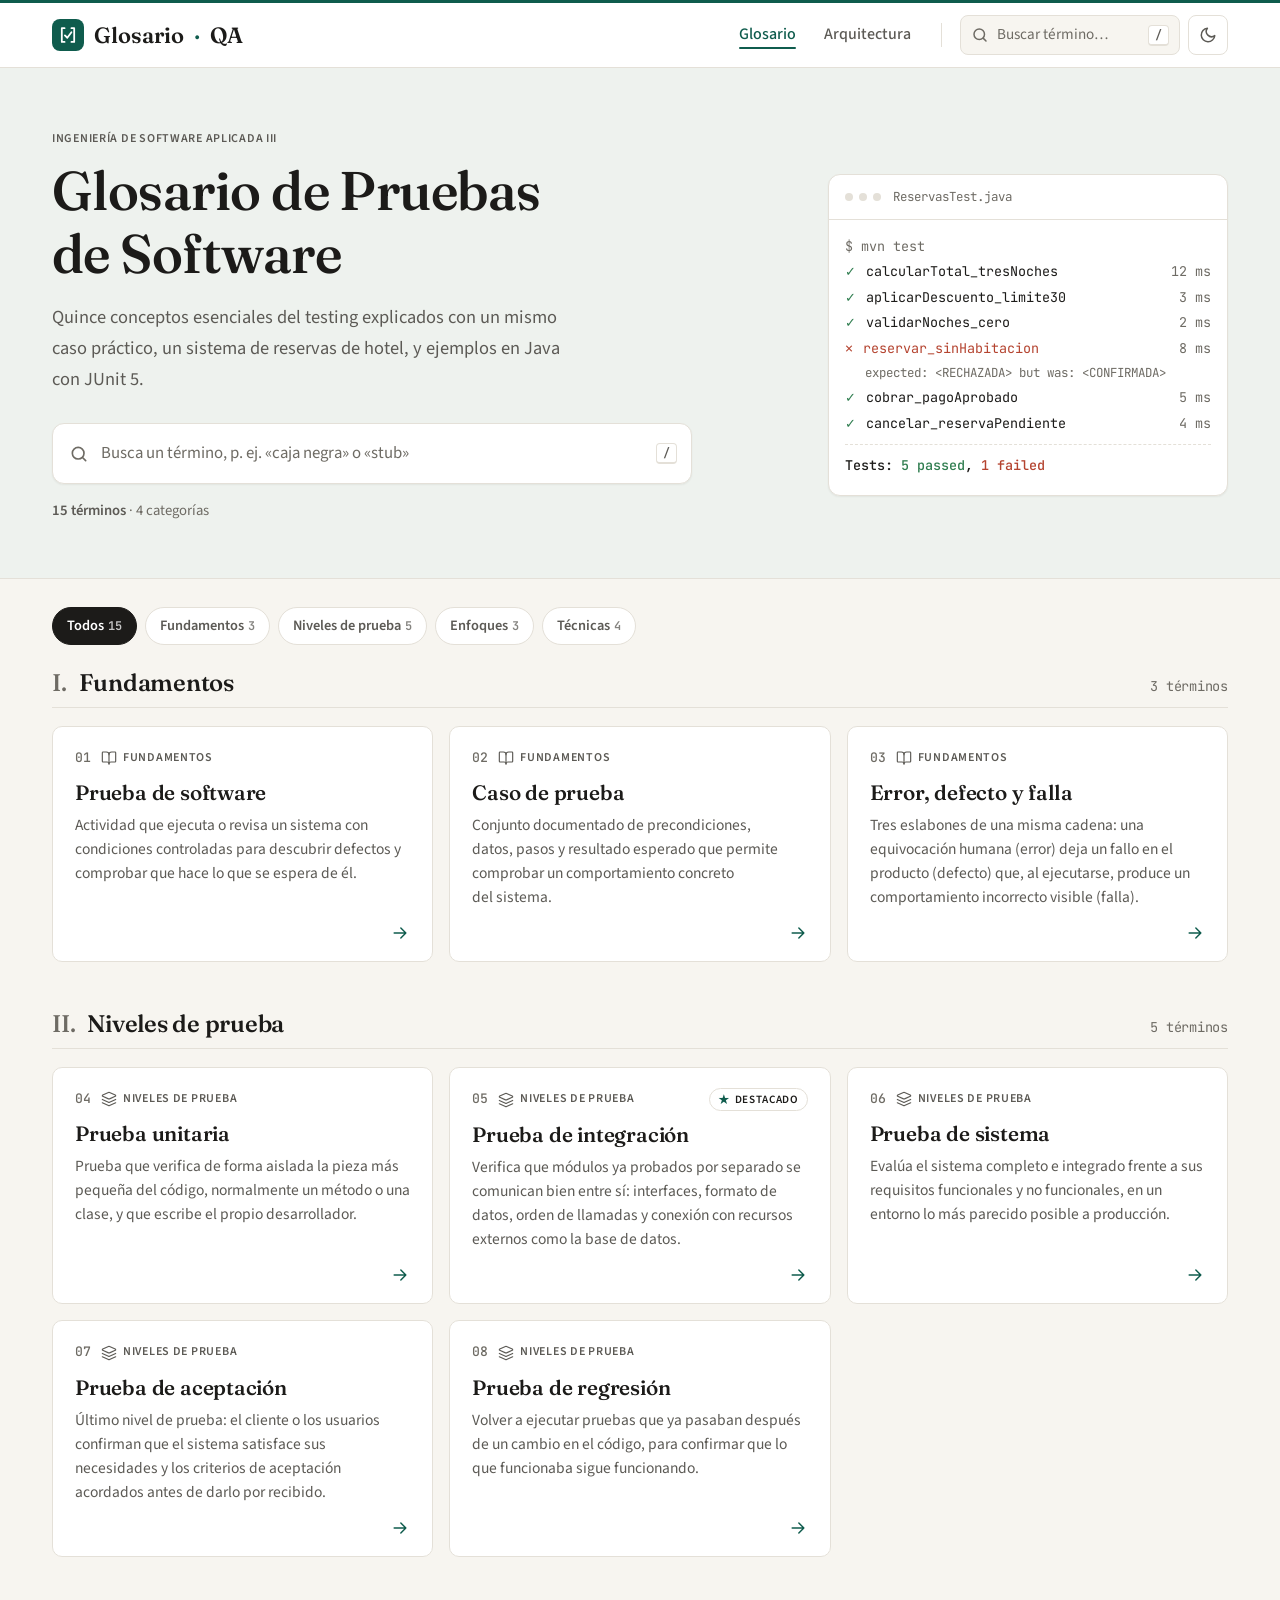
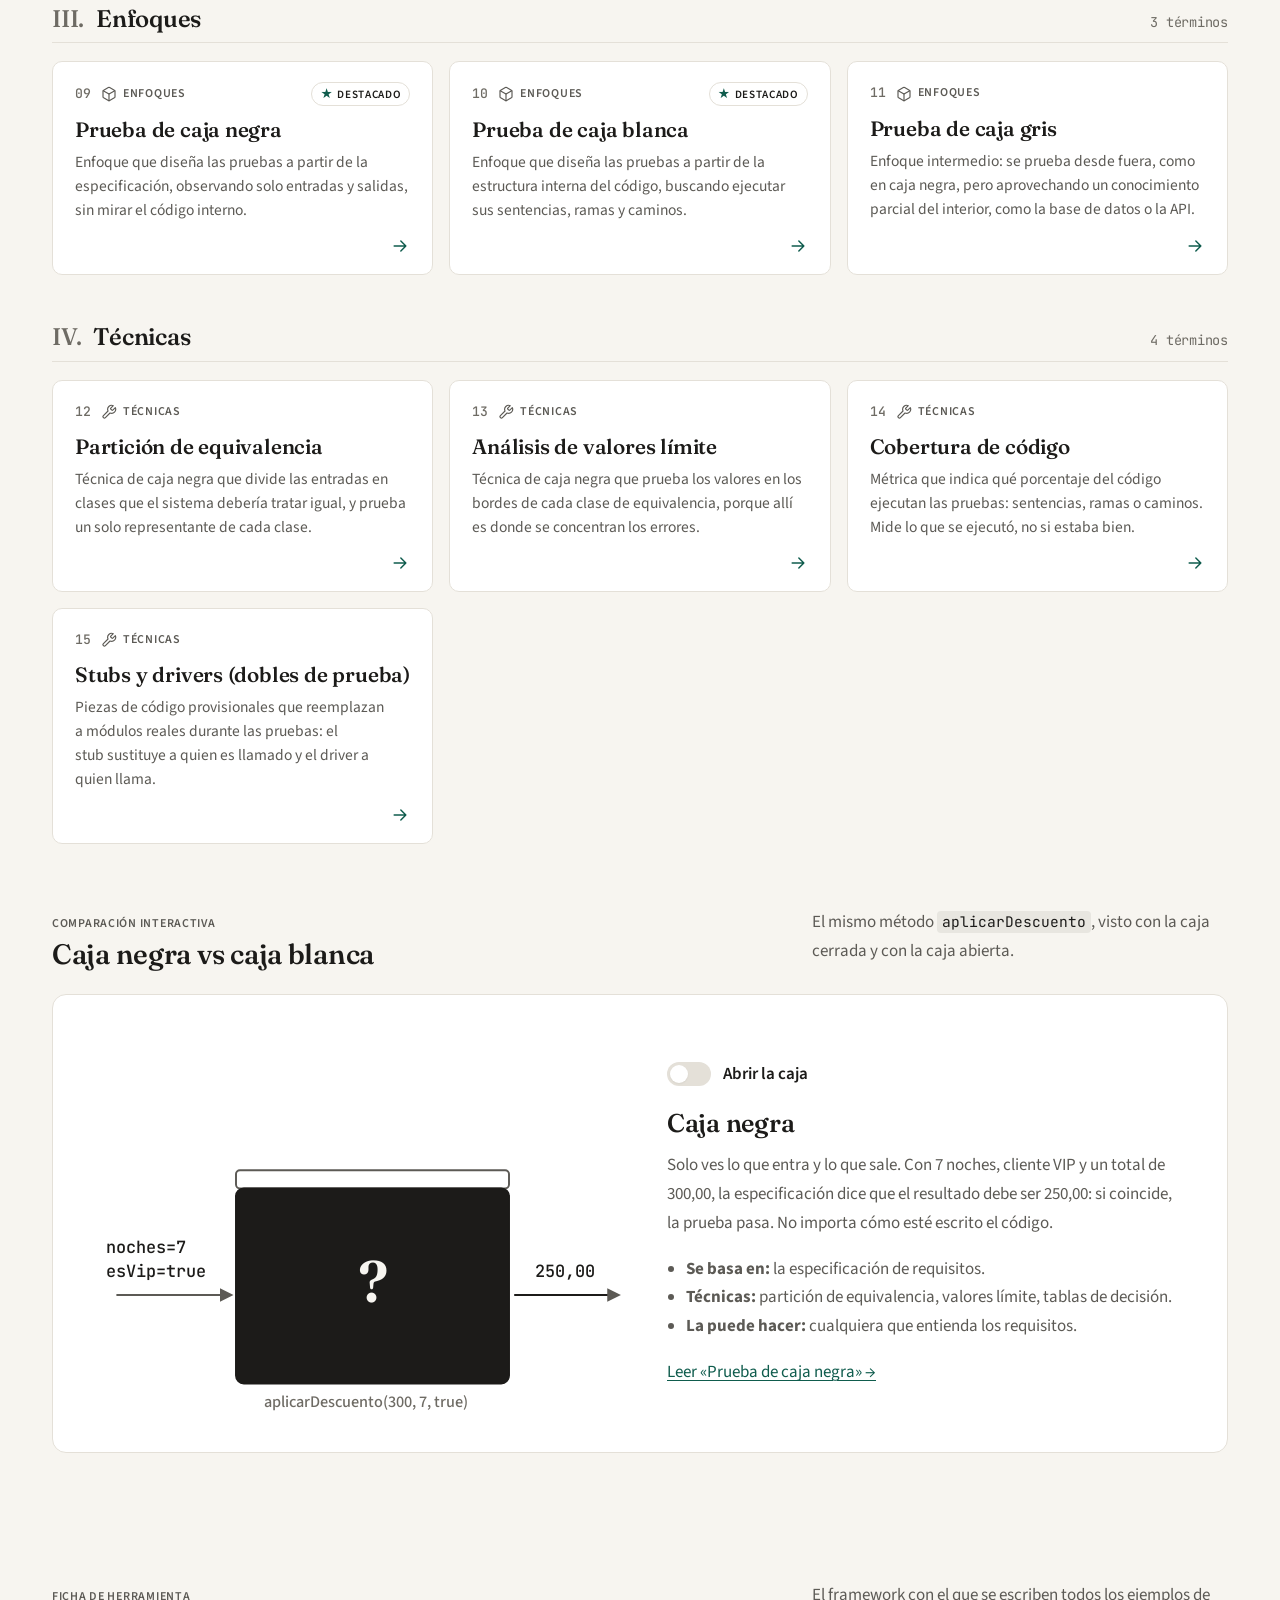
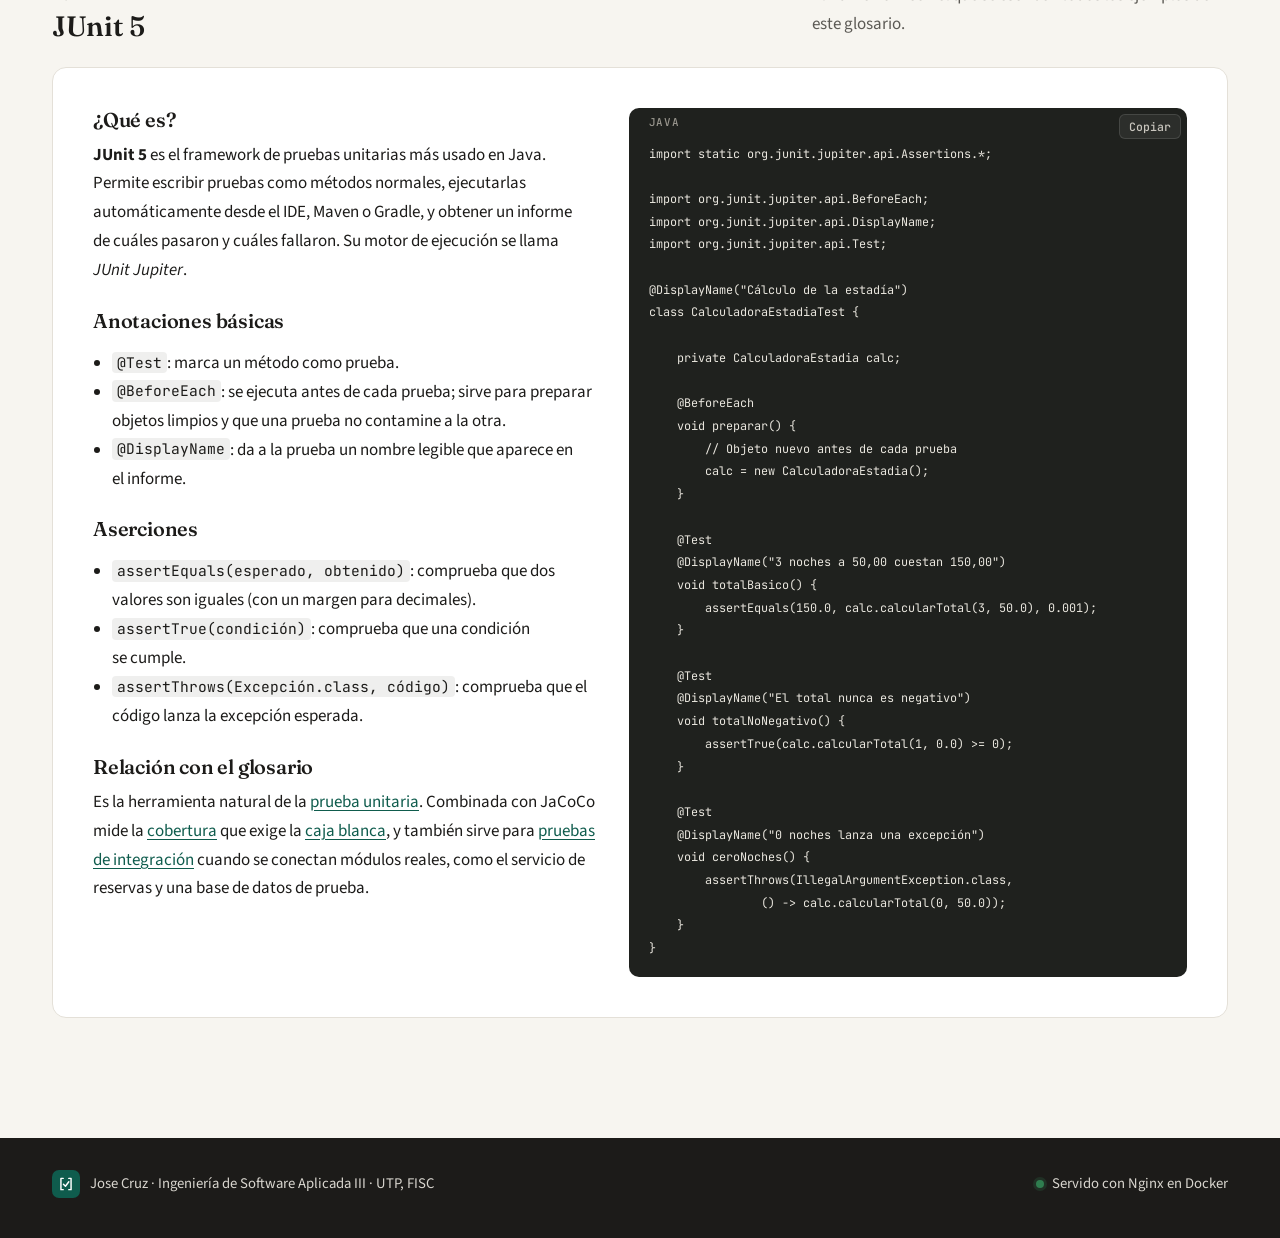
<file: site/index.html>
<!doctype html>
<html lang="es">
<head>
  <meta charset="utf-8">
  <meta name="viewport" content="width=device-width, initial-scale=1">
  <title>Glosario de Pruebas de Software · Glosario·QA</title>
  <meta name="description" content="Glosario de pruebas de software: 15 términos explicados con ejemplos en Java y JUnit 5. Ingeniería de Software Aplicada III.">
  <link rel="icon" href="favicon.svg" type="image/svg+xml">
  <link rel="preconnect" href="https://fonts.googleapis.com">
  <link rel="preconnect" href="https://fonts.gstatic.com" crossorigin>
  <link rel="stylesheet" href="https://fonts.googleapis.com/css2?family=Fraunces:opsz,wght@9..144,500;9..144,600&family=JetBrains+Mono:wght@400;500&family=Source+Sans+3:ital,wght@0,400;0,600;0,700;1,400&display=swap">
  <link rel="stylesheet" href="assets/css/styles.css">
  <!-- El tema se decide antes de pintar la página para evitar un destello de color -->
  <script>(function(){var t;try{t=localStorage.getItem("tema")}catch(e){}document.documentElement.dataset.theme=t||(matchMedia("(prefers-color-scheme: dark)").matches?"dark":"light")})();</script>
</head>
<body>
  <a class="salto" href="#contenido">Saltar al contenido</a>

  <header class="header">
    <div class="contenedor">
      <a class="logo" href="index.html" aria-label="Glosario·QA, inicio">
        <span class="logo-marca" aria-hidden="true"><svg viewBox="0 0 32 32" fill="none" stroke="currentColor" stroke-width="2.6" stroke-linecap="round" stroke-linejoin="round"><path d="M11 6H7v20h4M21 6h4v20h-4"/><path d="M11.5 16.5l3.5 3.5 6-8"/></svg></span>
        Glosario<span class="logo-punto">·</span>QA
      </a>
      <nav class="nav-principal" id="menu-principal" aria-label="Principal">
        <a href="index.html" aria-current="page">Glosario</a>
        <a href="arquitectura.html">Arquitectura</a>
      </nav>
      <span class="header-sep" aria-hidden="true"></span>
      <div class="acciones">
        <a class="btn-buscar" href="index.html#buscar" data-abrir-busqueda aria-label="Buscar término (atajo: barra /)">
          <svg viewBox="0 0 24 24" fill="none" stroke="currentColor" stroke-width="2" stroke-linecap="round" aria-hidden="true"><circle cx="11" cy="11" r="7"/><path d="m20 20-3.5-3.5"/></svg>
          <span class="texto">Buscar término…</span><kbd>/</kbd>
        </a>
        <button class="btn-icono" type="button" data-tema aria-label="Cambiar tema">
          <svg class="icono-luna" viewBox="0 0 24 24" fill="none" stroke="currentColor" stroke-width="2" stroke-linecap="round" stroke-linejoin="round" aria-hidden="true"><path d="M21 12.8A9 9 0 1 1 11.2 3a7 7 0 0 0 9.8 9.8z"/></svg>
          <svg class="icono-sol" viewBox="0 0 24 24" fill="none" stroke="currentColor" stroke-width="2" stroke-linecap="round" aria-hidden="true"><circle cx="12" cy="12" r="4"/><path d="M12 2v2M12 20v2M4.9 4.9l1.4 1.4M17.7 17.7l1.4 1.4M2 12h2M20 12h2M4.9 19.1l1.4-1.4M17.7 6.3l1.4-1.4"/></svg>
        </button>
        <button class="btn-icono btn-menu" type="button" aria-label="Abrir menú" aria-expanded="false" aria-controls="menu-principal">
          <svg class="icono-hamburguesa" viewBox="0 0 24 24" fill="none" stroke="currentColor" stroke-width="2" stroke-linecap="round" aria-hidden="true"><path d="M4 6h16M4 12h16M4 18h16"/></svg>
          <svg class="icono-cerrar" viewBox="0 0 24 24" fill="none" stroke="currentColor" stroke-width="2" stroke-linecap="round" aria-hidden="true"><path d="M6 6l12 12M18 6 6 18"/></svg>
        </button>
      </div>
    </div>
  </header>

  <main id="contenido">
    <!-- Hero: qué es el sitio y buscador principal -->
    <section class="hero" aria-labelledby="titulo-portada">
     <div class="contenedor hero-grid">
      <div>
      <p class="eyebrow">Ingeniería de Software Aplicada III</p>
      <h1 id="titulo-portada">Glosario de Pruebas de Software</h1>
      <p class="bajada">Quince conceptos esenciales del testing explicados con un mismo caso práctico, un sistema de reservas de hotel, y ejemplos en Java con JUnit&nbsp;5.</p>

      <form class="buscador" role="search" id="buscar">
        <svg viewBox="0 0 24 24" fill="none" stroke="currentColor" stroke-width="2" stroke-linecap="round" aria-hidden="true"><circle cx="11" cy="11" r="7"/><path d="m20 20-3.5-3.5"/></svg>
        <label class="sr-only" for="q">Buscar en el glosario</label>
        <input id="q" type="search" data-buscar placeholder="Busca un término, p. ej. «caja negra» o «stub»" autocomplete="off" spellcheck="false">
        <kbd aria-hidden="true">/</kbd>
      </form>
      <p class="contador" id="contador" aria-live="polite"><strong>15 términos</strong> · 4 categorías</p>
      </div>

      <!-- Decorativo: salida simulada de JUnit. aria-hidden porque no aporta información nueva. -->
      <div class="runner" aria-hidden="true">
        <p class="runner-titulo" style="margin:0">ReservasTest.java</p>
        <ol>
          <li class="cmd" style="--l:0"><span>$ mvn test</span></li>
          <li style="--l:1"><span class="ok">✓</span><span>calcularTotal_tresNoches</span><span class="t">12 ms</span></li>
          <li style="--l:2"><span class="ok">✓</span><span>aplicarDescuento_limite30</span><span class="t">3 ms</span></li>
          <li style="--l:3"><span class="ok">✓</span><span>validarNoches_cero</span><span class="t">2 ms</span></li>
          <li style="--l:4"><span class="ko">✕</span><span class="ko">reservar_sinHabitacion</span><span class="t">8 ms</span></li>
          <li class="detalle" style="--l:5"><span>expected: &lt;RECHAZADA&gt; but was: &lt;CONFIRMADA&gt;</span></li>
          <li style="--l:6"><span class="ok">✓</span><span>cobrar_pagoAprobado</span><span class="t">5 ms</span></li>
          <li style="--l:7"><span class="ok">✓</span><span>cancelar_reservaPendiente</span><span class="t">4 ms</span></li>
          <li class="resumen-tests" style="--l:8"><span>Tests: <span class="ok">5 passed</span>, <span class="ko">1 failed</span></span></li>
        </ol>
      </div>
     </div>
    </section>

    <!-- Filtros y tarjetas: las pinta app.js a partir de terminos.js -->
    <section class="contenedor" aria-labelledby="titulo-terminos">
      <h2 id="titulo-terminos" class="sr-only">Términos del glosario</h2>
      <ul class="filtros" id="filtros" aria-label="Filtrar por categoría"></ul>
      <div id="grid">
        <p class="vacio"><noscript>Este glosario necesita JavaScript para listar los términos. Puedes abrir directamente <a href="termino.html?id=prueba-software">el primer término</a>.</noscript></p>
      </div>
    </section>

    <!-- Comparador interactivo: el mismo sistema visto desde fuera y desde dentro -->
    <section class="seccion contenedor" aria-labelledby="titulo-comparador">
      <div class="seccion-titulo">
        <div>
          <p class="eyebrow">Comparación interactiva</p>
          <h2 id="titulo-comparador">Caja negra vs caja blanca</h2>
        </div>
        <p>El mismo método <code>aplicarDescuento</code>, visto con la caja cerrada y con la caja abierta.</p>
      </div>

      <div class="comparador">
        <figure id="figura-caja">
          <svg viewBox="0 0 420 290" role="img" aria-labelledby="cmp-t">
            <title id="cmp-t">Caja que puede verse cerrada (caja negra) o abierta mostrando el código (caja blanca)</title>
            <defs>
              <marker id="fl-cmp" viewBox="0 0 10 10" refX="8" refY="5" markerWidth="7" markerHeight="7" orient="auto"><path d="M0,0 L10,5 L0,10 z" class="dg-head"/></marker>
            </defs>
            <!-- Entradas y salidas: iguales en los dos modos -->
            <text x="10" y="168" class="dg-mono dg-chico">noches=7</text>
            <text x="10" y="186" class="dg-mono dg-chico">esVip=true</text>
            <line x1="18" y1="200" x2="106" y2="200" class="dg-line" marker-end="url(#fl-cmp)"/>
            <line x1="324" y1="200" x2="404" y2="200" class="dg-line dg-acc" marker-end="url(#fl-cmp)"/>
            <text x="340" y="186" class="dg-mono dg-chico">250,00</text>

            <!-- Tapa: rota al abrir la caja -->
            <g class="tapa"><rect x="110" y="104" width="210" height="14" rx="3" class="dg-box"/></g>

            <!-- Caja negra: interior oculto -->
            <g class="capa-negra">
              <rect x="110" y="118" width="210" height="150" rx="6" class="dg-cerrada"/>
              <text x="215" y="205" class="dg-inv" text-anchor="middle" style="font: 600 44px var(--f-serif)">?</text>
            </g>

            <!-- Caja blanca: interior visible -->
            <g class="capa-blanca">
              <rect x="110" y="118" width="210" height="150" rx="6" class="dg-box"/>
              <circle cx="124" cy="146" r="4" class="dg-decision"/>
              <text x="134" y="150" class="dg-mono dg-chico">if (noches &gt;= 7)</text>
              <text x="150" y="172" class="dg-mono dg-chico dg-mute">r = r * 0.90;</text>
              <circle cx="124" cy="190" r="4" class="dg-decision"/>
              <text x="134" y="194" class="dg-mono dg-chico">if (esVip)</text>
              <text x="150" y="216" class="dg-mono dg-chico dg-mute">r = r - 20;</text>
              <text x="134" y="244" class="dg-mono dg-chico">return r;</text>
              <text x="312" y="258" class="dg-mono dg-chico dg-clave-txt" text-anchor="end">V(G)=3</text>
            </g>
            <text x="210" y="286" class="dg-mute" text-anchor="middle">aplicarDescuento(300, 7, true)</text>
          </svg>
        </figure>

        <div class="texto">
          <button class="switch" id="switch-caja" type="button" role="switch" aria-checked="false">
            <span class="switch-pista" aria-hidden="true"></span>
            Abrir la caja
          </button>
          <p class="sr-only" id="estado-caja" aria-live="polite">Caja cerrada: caja negra</p>

          <div id="texto-negra">
            <h3>Caja negra</h3>
            <p>Solo ves lo que entra y lo que sale. Con 7 noches, cliente VIP y un total de 300,00, la especificación dice que el resultado debe ser 250,00: si coincide, la prueba pasa. No importa cómo esté escrito el código.</p>
            <ul>
              <li><strong>Se basa en:</strong> la especificación de requisitos.</li>
              <li><strong>Técnicas:</strong> partición de equivalencia, valores límite, tablas de decisión.</li>
              <li><strong>La puede hacer:</strong> cualquiera que entienda los requisitos.</li>
            </ul>
            <a href="termino.html?id=caja-negra">Leer «Prueba de caja negra» →</a>
          </div>

          <div id="texto-blanca" hidden>
            <h3>Caja blanca</h3>
            <p>Ahora ves el código: dos decisiones <code>if</code>, cuatro ramas y una complejidad ciclomática de 3. La pregunta cambia de "¿la salida es correcta?" a "¿mis pruebas recorrieron cada rama?".</p>
            <ul>
              <li><strong>Se basa en:</strong> la estructura interna del código.</li>
              <li><strong>Técnicas:</strong> cobertura de sentencias, de ramas y de caminos.</li>
              <li><strong>La puede hacer:</strong> quien sabe programar, normalmente el desarrollador.</li>
            </ul>
            <a href="termino.html?id=caja-blanca">Leer «Prueba de caja blanca» →</a>
          </div>
        </div>
      </div>
    </section>

    <!-- Ficha extra: la herramienta del curso -->
    <section class="seccion contenedor" aria-labelledby="titulo-junit" id="junit">
      <div class="seccion-titulo">
        <div>
          <p class="eyebrow">Ficha de herramienta</p>
          <h2 id="titulo-junit">JUnit 5</h2>
        </div>
        <p>El framework con el que se escriben todos los ejemplos de este glosario.</p>
      </div>

      <div class="ficha">
        <div>
          <h3>¿Qué es?</h3>
          <p><strong>JUnit 5</strong> es el framework de pruebas unitarias más usado en Java. Permite escribir pruebas como métodos normales, ejecutarlas automáticamente desde el IDE, Maven o Gradle, y obtener un informe de cuáles pasaron y cuáles fallaron. Su motor de ejecución se llama <em>JUnit Jupiter</em>.</p>

          <h3>Anotaciones básicas</h3>
          <ul>
            <li><code>@Test</code>: marca un método como prueba.</li>
            <li><code>@BeforeEach</code>: se ejecuta antes de cada prueba; sirve para preparar objetos limpios y que una prueba no contamine a la otra.</li>
            <li><code>@DisplayName</code>: da a la prueba un nombre legible que aparece en el informe.</li>
          </ul>

          <h3>Aserciones</h3>
          <ul>
            <li><code>assertEquals(esperado, obtenido)</code>: comprueba que dos valores son iguales (con un margen para decimales).</li>
            <li><code>assertTrue(condición)</code>: comprueba que una condición se cumple.</li>
            <li><code>assertThrows(Excepción.class, código)</code>: comprueba que el código lanza la excepción esperada.</li>
          </ul>

          <h3>Relación con el glosario</h3>
          <p>Es la herramienta natural de la <a href="termino.html?id=prueba-unitaria">prueba unitaria</a>. Combinada con JaCoCo mide la <a href="termino.html?id=cobertura-codigo">cobertura</a> que exige la <a href="termino.html?id=caja-blanca">caja blanca</a>, y también sirve para <a href="termino.html?id=prueba-integracion">pruebas de integración</a> cuando se conectan módulos reales, como el servicio de reservas y una base de datos de prueba.</p>
        </div>
<pre><code class="lang-java">import static org.junit.jupiter.api.Assertions.*;

import org.junit.jupiter.api.BeforeEach;
import org.junit.jupiter.api.DisplayName;
import org.junit.jupiter.api.Test;

@DisplayName("Cálculo de la estadía")
class CalculadoraEstadiaTest {

    private CalculadoraEstadia calc;

    @BeforeEach
    void preparar() {
        // Objeto nuevo antes de cada prueba
        calc = new CalculadoraEstadia();
    }

    @Test
    @DisplayName("3 noches a 50,00 cuestan 150,00")
    void totalBasico() {
        assertEquals(150.0, calc.calcularTotal(3, 50.0), 0.001);
    }

    @Test
    @DisplayName("El total nunca es negativo")
    void totalNoNegativo() {
        assertTrue(calc.calcularTotal(1, 0.0) &gt;= 0);
    }

    @Test
    @DisplayName("0 noches lanza una excepción")
    void ceroNoches() {
        assertThrows(IllegalArgumentException.class,
                () -&gt; calc.calcularTotal(0, 50.0));
    }
}</code></pre>
      </div>
    </section>
  </main>

  <footer class="footer">
    <div class="contenedor">
      <p class="autor"><span class="logo-marca" aria-hidden="true"><svg viewBox="0 0 32 32" fill="none" stroke="currentColor" stroke-width="2.6" stroke-linecap="round" stroke-linejoin="round"><path d="M11 6H7v20h4M21 6h4v20h-4"/><path d="M11.5 16.5l3.5 3.5 6-8"/></svg></span>Jose Cruz · Ingeniería de Software Aplicada III · UTP, FISC</p>
      <p class="estado-servidor" data-estado><span class="punto" aria-hidden="true"></span><span class="texto-estado">Servido con Nginx en Docker</span></p>
    </div>
  </footer>

  <script src="assets/js/terminos.js"></script>
  <script src="assets/js/config.js"></script>
  <script src="assets/js/app.js"></script>
</body>
</html>
</file>
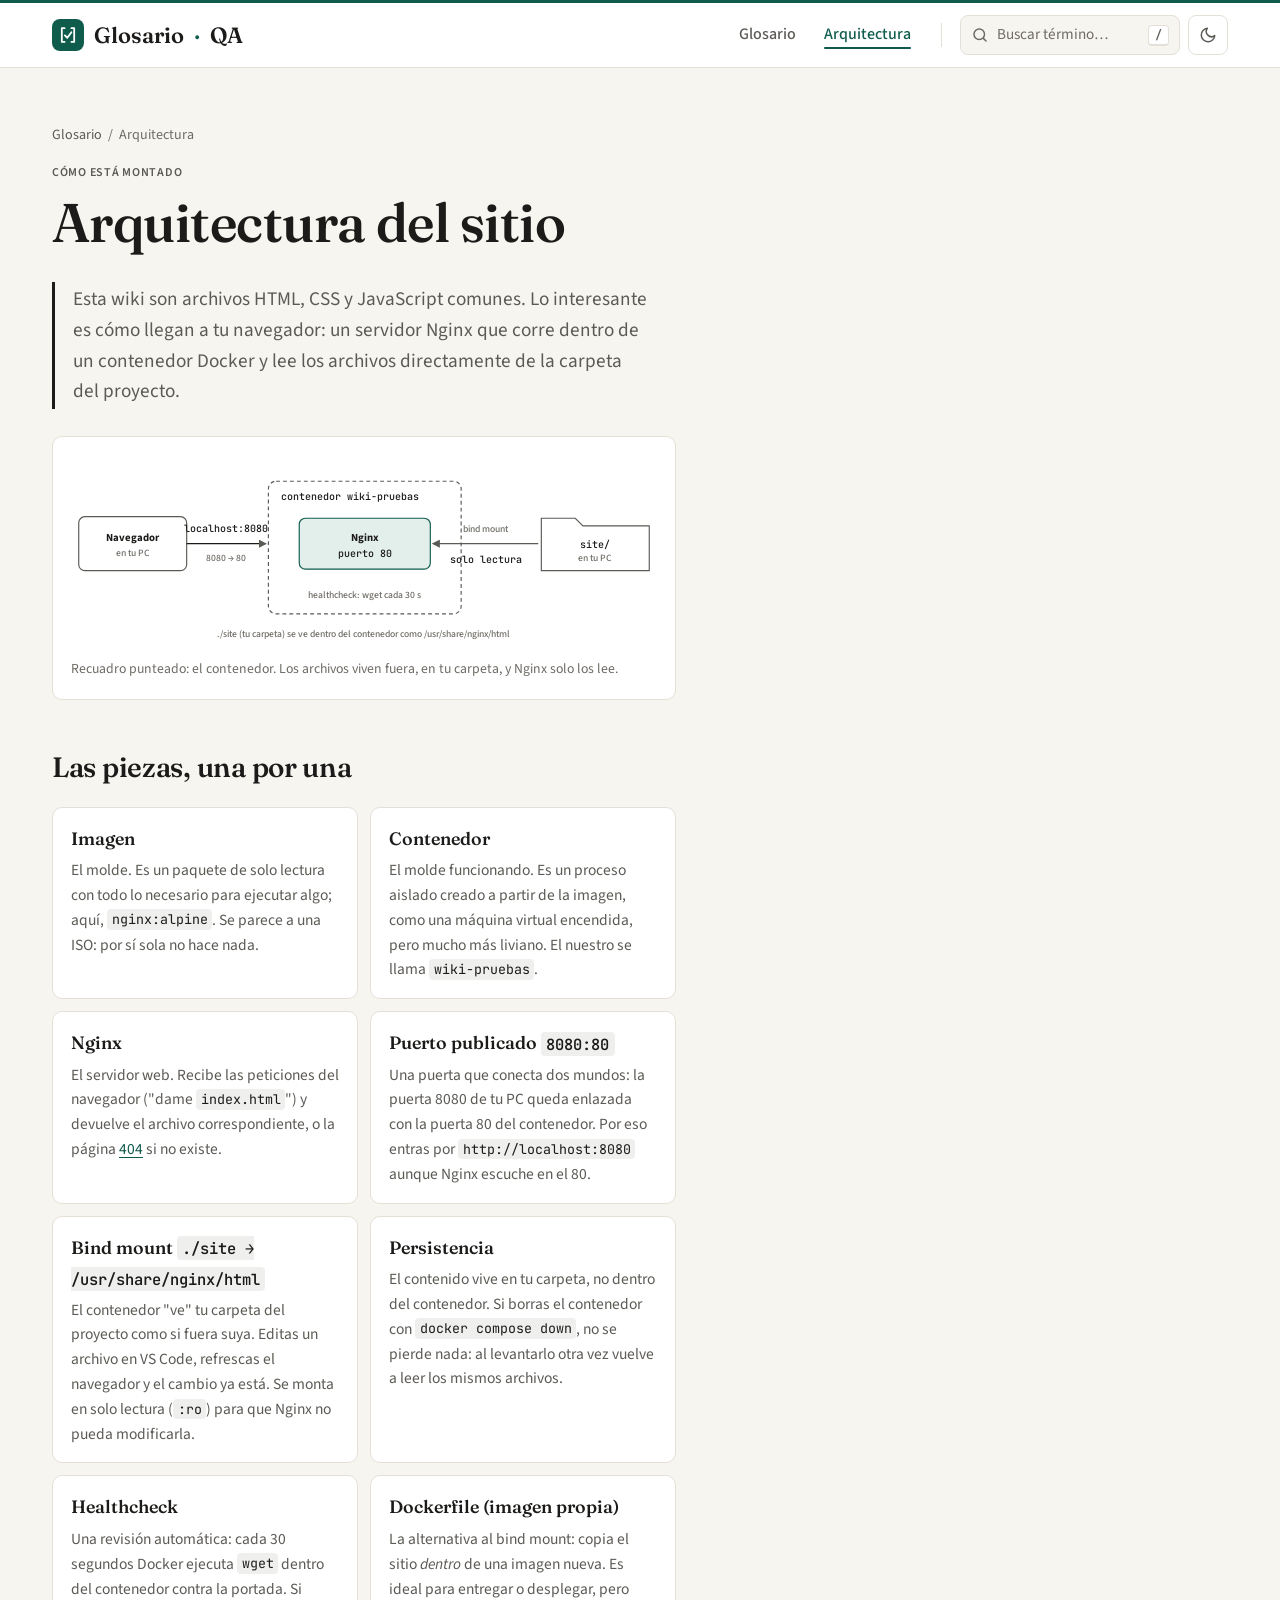
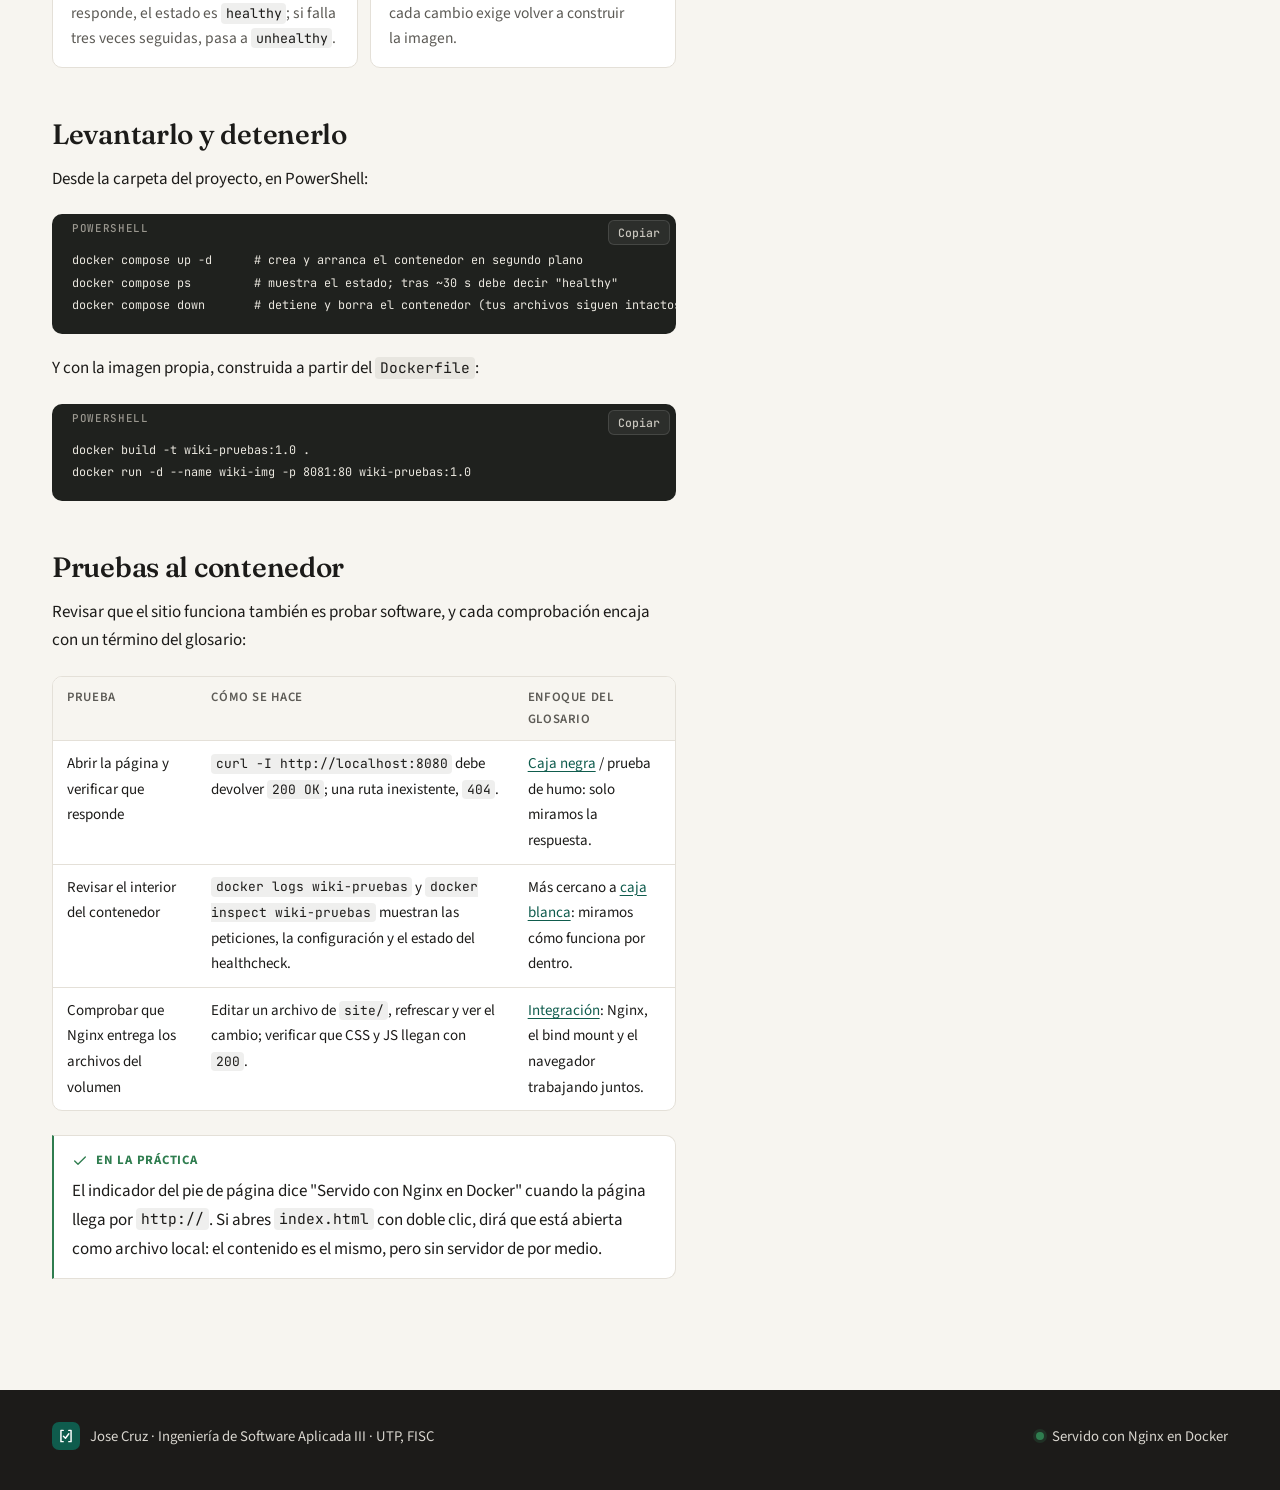
<file: site/arquitectura.html>
<!doctype html>
<html lang="es">
<head>
  <meta charset="utf-8">
  <meta name="viewport" content="width=device-width, initial-scale=1">
  <title>Arquitectura del sitio · Glosario·QA</title>
  <meta name="description" content="Cómo se sirve esta wiki: imagen, contenedor, Nginx, puerto, bind mount, persistencia y healthcheck explicados con lenguaje simple.">
  <link rel="icon" href="favicon.svg" type="image/svg+xml">
  <link rel="preconnect" href="https://fonts.googleapis.com">
  <link rel="preconnect" href="https://fonts.gstatic.com" crossorigin>
  <link rel="stylesheet" href="https://fonts.googleapis.com/css2?family=Fraunces:opsz,wght@9..144,500;9..144,600&family=JetBrains+Mono:wght@400;500&family=Source+Sans+3:ital,wght@0,400;0,600;0,700;1,400&display=swap">
  <link rel="stylesheet" href="assets/css/styles.css">
  <script>(function(){var t;try{t=localStorage.getItem("tema")}catch(e){}document.documentElement.dataset.theme=t||(matchMedia("(prefers-color-scheme: dark)").matches?"dark":"light")})();</script>
</head>
<body>
  <a class="salto" href="#contenido">Saltar al contenido</a>

  <header class="header">
    <div class="contenedor">
      <a class="logo" href="index.html" aria-label="Glosario·QA, inicio">
        <span class="logo-marca" aria-hidden="true"><svg viewBox="0 0 32 32" fill="none" stroke="currentColor" stroke-width="2.6" stroke-linecap="round" stroke-linejoin="round"><path d="M11 6H7v20h4M21 6h4v20h-4"/><path d="M11.5 16.5l3.5 3.5 6-8"/></svg></span>
        Glosario<span class="logo-punto">·</span>QA
      </a>
      <nav class="nav-principal" id="menu-principal" aria-label="Principal">
        <a href="index.html">Glosario</a>
        <a href="arquitectura.html" aria-current="page">Arquitectura</a>
      </nav>
      <span class="header-sep" aria-hidden="true"></span>
      <div class="acciones">
        <a class="btn-buscar" href="index.html#buscar" data-abrir-busqueda aria-label="Buscar término (atajo: barra /)">
          <svg viewBox="0 0 24 24" fill="none" stroke="currentColor" stroke-width="2" stroke-linecap="round" aria-hidden="true"><circle cx="11" cy="11" r="7"/><path d="m20 20-3.5-3.5"/></svg>
          <span class="texto">Buscar término…</span><kbd>/</kbd>
        </a>
        <button class="btn-icono" type="button" data-tema aria-label="Cambiar tema">
          <svg class="icono-luna" viewBox="0 0 24 24" fill="none" stroke="currentColor" stroke-width="2" stroke-linecap="round" stroke-linejoin="round" aria-hidden="true"><path d="M21 12.8A9 9 0 1 1 11.2 3a7 7 0 0 0 9.8 9.8z"/></svg>
          <svg class="icono-sol" viewBox="0 0 24 24" fill="none" stroke="currentColor" stroke-width="2" stroke-linecap="round" aria-hidden="true"><circle cx="12" cy="12" r="4"/><path d="M12 2v2M12 20v2M4.9 4.9l1.4 1.4M17.7 17.7l1.4 1.4M2 12h2M20 12h2M4.9 19.1l1.4-1.4M17.7 6.3l1.4-1.4"/></svg>
        </button>
        <button class="btn-icono btn-menu" type="button" aria-label="Abrir menú" aria-expanded="false" aria-controls="menu-principal">
          <svg class="icono-hamburguesa" viewBox="0 0 24 24" fill="none" stroke="currentColor" stroke-width="2" stroke-linecap="round" aria-hidden="true"><path d="M4 6h16M4 12h16M4 18h16"/></svg>
          <svg class="icono-cerrar" viewBox="0 0 24 24" fill="none" stroke="currentColor" stroke-width="2" stroke-linecap="round" aria-hidden="true"><path d="M6 6l12 12M18 6 6 18"/></svg>
        </button>
      </div>
    </div>
  </header>

  <main id="contenido" class="contenedor pagina">
    <article class="articulo">
      <nav class="migas" aria-label="Ruta de navegación"><a href="index.html">Glosario</a><span aria-hidden="true">/</span><span aria-current="page">Arquitectura</span></nav>
      <p class="eyebrow">Cómo está montado</p>
      <h1>Arquitectura del sitio</h1>
      <p class="resumen">Esta wiki son archivos HTML, CSS y JavaScript comunes. Lo interesante es cómo llegan a tu navegador: un servidor Nginx que corre dentro de un contenedor Docker y lee los archivos directamente de la carpeta del proyecto.</p>

      <figure class="figura">
        <svg class="diagrama" viewBox="0 0 760 250" role="img" aria-labelledby="arq-t arq-d">
          <title id="arq-t">Recorrido de una petición</title>
          <desc id="arq-d">El navegador pide localhost:8080; Docker conecta ese puerto con el puerto 80 del contenedor wiki-pruebas, donde Nginx responde leyendo la carpeta site del proyecto a través de un bind mount.</desc>
          <defs>
            <marker id="fl-arq" viewBox="0 0 10 10" refX="8" refY="5" markerWidth="7" markerHeight="7" orient="auto-start-reverse"><path d="M0,0 L10,5 L0,10 z" class="dg-head"/></marker>
          </defs>
          <!-- Navegador -->
          <rect x="10" y="80" width="140" height="70" rx="8" class="dg-box"/>
          <text x="80" y="111" class="dg-txt dg-h" text-anchor="middle">Navegador</text>
          <text x="80" y="131" class="dg-mute" text-anchor="middle">en tu PC</text>
          <!-- Petición al puerto publicado -->
          <line x1="150" y1="115" x2="252" y2="115" class="dg-line dg-acc" marker-end="url(#fl-arq)"/>
          <text x="201" y="100" class="dg-mono dg-chico" text-anchor="middle">localhost:8080</text>
          <text x="201" y="138" class="dg-mute" text-anchor="middle">8080 → 80</text>
          <!-- Contenedor -->
          <rect x="256" y="34" width="250" height="172" rx="10" class="dg-box dg-doble"/>
          <text x="272" y="58" class="dg-mono dg-chico">contenedor wiki-pruebas</text>
          <rect x="296" y="82" width="170" height="66" rx="8" class="dg-box dg-clave"/>
          <text x="381" y="112" class="dg-txt dg-h" text-anchor="middle">Nginx</text>
          <text x="381" y="132" class="dg-mono dg-chico" text-anchor="middle">puerto 80</text>
          <text x="381" y="186" class="dg-mute" text-anchor="middle">healthcheck: wget cada 30 s</text>
          <!-- Bind mount -->
          <line x1="606" y1="115" x2="470" y2="115" class="dg-line" marker-end="url(#fl-arq)"/>
          <text x="538" y="100" class="dg-mute" text-anchor="middle">bind mount</text>
          <text x="538" y="140" class="dg-mono dg-chico" text-anchor="middle">solo lectura</text>
          <!-- Carpeta del proyecto -->
          <path d="M610 82 h44 l10 10 h86 v58 h-140 z" class="dg-box"/>
          <text x="680" y="120" class="dg-mono" text-anchor="middle">site/</text>
          <text x="680" y="138" class="dg-mute" text-anchor="middle">en tu PC</text>
          <text x="380" y="236" class="dg-mute" text-anchor="middle">./site (tu carpeta) se ve dentro del contenedor como /usr/share/nginx/html</text>
        </svg>
        <figcaption>Recuadro punteado: el contenedor. Los archivos viven fuera, en tu carpeta, y Nginx solo los lee.</figcaption>
      </figure>

      <h2>Las piezas, una por una</h2>
      <dl class="glosa">
        <div>
          <dt>Imagen</dt>
          <dd>El molde. Es un paquete de solo lectura con todo lo necesario para ejecutar algo; aquí, <code>nginx:alpine</code>. Se parece a una ISO: por sí sola no hace nada.</dd>
        </div>
        <div>
          <dt>Contenedor</dt>
          <dd>El molde funcionando. Es un proceso aislado creado a partir de la imagen, como una máquina virtual encendida, pero mucho más liviano. El nuestro se llama <code>wiki-pruebas</code>.</dd>
        </div>
        <div>
          <dt>Nginx</dt>
          <dd>El servidor web. Recibe las peticiones del navegador ("dame <code>index.html</code>") y devuelve el archivo correspondiente, o la página <a href="404.html">404</a> si no existe.</dd>
        </div>
        <div>
          <dt>Puerto publicado <code>8080:80</code></dt>
          <dd>Una puerta que conecta dos mundos: la puerta 8080 de tu PC queda enlazada con la puerta 80 del contenedor. Por eso entras por <code>http://localhost:8080</code> aunque Nginx escuche en el 80.</dd>
        </div>
        <div>
          <dt>Bind mount <code>./site → /usr/share/nginx/html</code></dt>
          <dd>El contenedor "ve" tu carpeta del proyecto como si fuera suya. Editas un archivo en VS Code, refrescas el navegador y el cambio ya está. Se monta en solo lectura (<code>:ro</code>) para que Nginx no pueda modificarla.</dd>
        </div>
        <div>
          <dt>Persistencia</dt>
          <dd>El contenido vive en tu carpeta, no dentro del contenedor. Si borras el contenedor con <code>docker compose down</code>, no se pierde nada: al levantarlo otra vez vuelve a leer los mismos archivos.</dd>
        </div>
        <div>
          <dt>Healthcheck</dt>
          <dd>Una revisión automática: cada 30 segundos Docker ejecuta <code>wget</code> dentro del contenedor contra la portada. Si responde, el estado es <code>healthy</code>; si falla tres veces seguidas, pasa a <code>unhealthy</code>.</dd>
        </div>
        <div>
          <dt>Dockerfile (imagen propia)</dt>
          <dd>La alternativa al bind mount: copia el sitio <em>dentro</em> de una imagen nueva. Es ideal para entregar o desplegar, pero cada cambio exige volver a construir la imagen.</dd>
        </div>
      </dl>

      <h2>Levantarlo y detenerlo</h2>
      <p>Desde la carpeta del proyecto, en PowerShell:</p>
<pre><code class="lang-powershell">docker compose up -d      # crea y arranca el contenedor en segundo plano
docker compose ps         # muestra el estado; tras ~30 s debe decir "healthy"
docker compose down       # detiene y borra el contenedor (tus archivos siguen intactos)</code></pre>
      <p>Y con la imagen propia, construida a partir del <code>Dockerfile</code>:</p>
<pre><code class="lang-powershell">docker build -t wiki-pruebas:1.0 .
docker run -d --name wiki-img -p 8081:80 wiki-pruebas:1.0</code></pre>

      <h2>Pruebas al contenedor</h2>
      <p>Revisar que el sitio funciona también es probar software, y cada comprobación encaja con un término del glosario:</p>
      <div class="tabla-wrap">
        <table>
          <thead><tr><th>Prueba</th><th>Cómo se hace</th><th>Enfoque del glosario</th></tr></thead>
          <tbody>
            <tr>
              <td>Abrir la página y verificar que responde</td>
              <td><code>curl -I http://localhost:8080</code> debe devolver <code>200 OK</code>; una ruta inexistente, <code>404</code>.</td>
              <td><a href="termino.html?id=caja-negra">Caja negra</a> / prueba de humo: solo miramos la respuesta.</td>
            </tr>
            <tr>
              <td>Revisar el interior del contenedor</td>
              <td><code>docker logs wiki-pruebas</code> y <code>docker inspect wiki-pruebas</code> muestran las peticiones, la configuración y el estado del healthcheck.</td>
              <td>Más cercano a <a href="termino.html?id=caja-blanca">caja blanca</a>: miramos cómo funciona por dentro.</td>
            </tr>
            <tr>
              <td>Comprobar que Nginx entrega los archivos del volumen</td>
              <td>Editar un archivo de <code>site/</code>, refrescar y ver el cambio; verificar que CSS y JS llegan con <code>200</code>.</td>
              <td><a href="termino.html?id=prueba-integracion">Integración</a>: Nginx, el bind mount y el navegador trabajando juntos.</td>
            </tr>
          </tbody>
        </table>
      </div>
      <div class="callout" data-tipo="practica">
        <p class="callout-titulo">En la práctica</p>
        <p>El indicador del pie de página dice "Servido con Nginx en Docker" cuando la página llega por <code>http://</code>. Si abres <code>index.html</code> con doble clic, dirá que está abierta como archivo local: el contenido es el mismo, pero sin servidor de por medio.</p>
      </div>
    </article>
  </main>

  <footer class="footer">
    <div class="contenedor">
      <p class="autor"><span class="logo-marca" aria-hidden="true"><svg viewBox="0 0 32 32" fill="none" stroke="currentColor" stroke-width="2.6" stroke-linecap="round" stroke-linejoin="round"><path d="M11 6H7v20h4M21 6h4v20h-4"/><path d="M11.5 16.5l3.5 3.5 6-8"/></svg></span>Jose Cruz · Ingeniería de Software Aplicada III · UTP, FISC</p>
      <p class="estado-servidor" data-estado><span class="punto" aria-hidden="true"></span><span class="texto-estado">Servido con Nginx en Docker</span></p>
    </div>
  </footer>

  <script src="assets/js/terminos.js"></script>
  <script src="assets/js/config.js"></script>
  <script src="assets/js/app.js"></script>
</body>
</html>
</file>
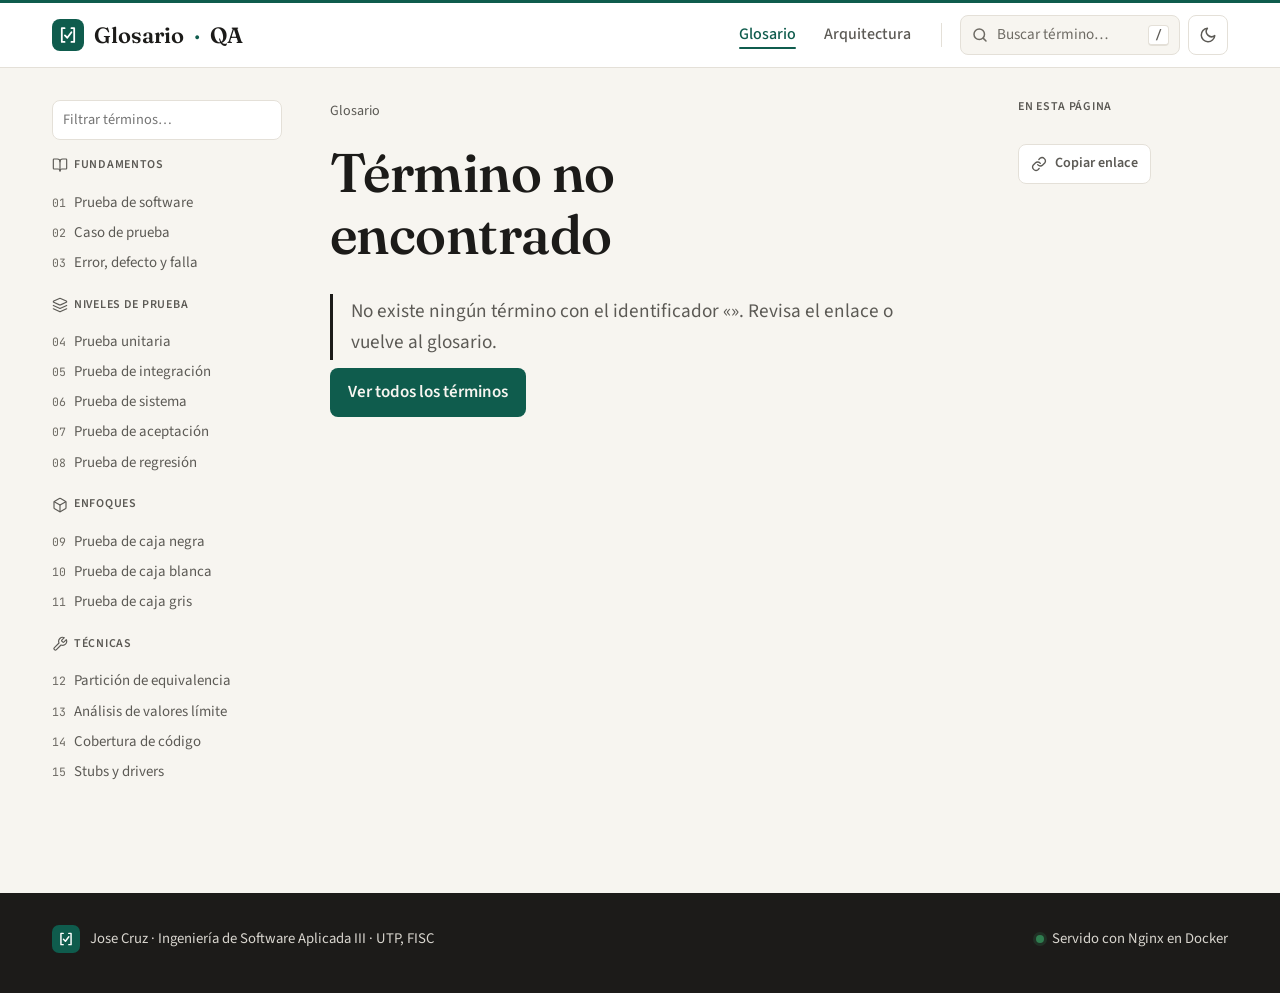
<file: site/termino.html>
<!doctype html>
<html lang="es">
<head>
  <meta charset="utf-8">
  <meta name="viewport" content="width=device-width, initial-scale=1">
  <!-- El título real lo pone app.js según el término (?id=...) -->
  <title>Término · Glosario·QA</title>
  <meta name="description" content="Definición, ejemplo práctico, ventajas y desventajas de un término del glosario de pruebas de software.">
  <link rel="icon" href="favicon.svg" type="image/svg+xml">
  <link rel="preconnect" href="https://fonts.googleapis.com">
  <link rel="preconnect" href="https://fonts.gstatic.com" crossorigin>
  <link rel="stylesheet" href="https://fonts.googleapis.com/css2?family=Fraunces:opsz,wght@9..144,500;9..144,600&family=JetBrains+Mono:wght@400;500&family=Source+Sans+3:ital,wght@0,400;0,600;0,700;1,400&display=swap">
  <link rel="stylesheet" href="assets/css/styles.css">
  <script>(function(){var t;try{t=localStorage.getItem("tema")}catch(e){}document.documentElement.dataset.theme=t||(matchMedia("(prefers-color-scheme: dark)").matches?"dark":"light")})();</script>
</head>
<body>
  <a class="salto" href="#contenido">Saltar al contenido</a>
  <div class="progreso" aria-hidden="true"></div>

  <header class="header">
    <div class="contenedor">
      <a class="logo" href="index.html" aria-label="Glosario·QA, inicio">
        <span class="logo-marca" aria-hidden="true"><svg viewBox="0 0 32 32" fill="none" stroke="currentColor" stroke-width="2.6" stroke-linecap="round" stroke-linejoin="round"><path d="M11 6H7v20h4M21 6h4v20h-4"/><path d="M11.5 16.5l3.5 3.5 6-8"/></svg></span>
        Glosario<span class="logo-punto">·</span>QA
      </a>
      <nav class="nav-principal" id="menu-principal" aria-label="Principal">
        <a href="index.html" aria-current="page">Glosario</a>
        <a href="arquitectura.html">Arquitectura</a>
      </nav>
      <span class="header-sep" aria-hidden="true"></span>
      <div class="acciones">
        <a class="btn-buscar" href="index.html#buscar" data-abrir-busqueda aria-label="Buscar término (atajo: barra /)">
          <svg viewBox="0 0 24 24" fill="none" stroke="currentColor" stroke-width="2" stroke-linecap="round" aria-hidden="true"><circle cx="11" cy="11" r="7"/><path d="m20 20-3.5-3.5"/></svg>
          <span class="texto">Buscar término…</span><kbd>/</kbd>
        </a>
        <button class="btn-icono" type="button" data-tema aria-label="Cambiar tema">
          <svg class="icono-luna" viewBox="0 0 24 24" fill="none" stroke="currentColor" stroke-width="2" stroke-linecap="round" stroke-linejoin="round" aria-hidden="true"><path d="M21 12.8A9 9 0 1 1 11.2 3a7 7 0 0 0 9.8 9.8z"/></svg>
          <svg class="icono-sol" viewBox="0 0 24 24" fill="none" stroke="currentColor" stroke-width="2" stroke-linecap="round" aria-hidden="true"><circle cx="12" cy="12" r="4"/><path d="M12 2v2M12 20v2M4.9 4.9l1.4 1.4M17.7 17.7l1.4 1.4M2 12h2M20 12h2M4.9 19.1l1.4-1.4M17.7 6.3l1.4-1.4"/></svg>
        </button>
        <button class="btn-icono btn-menu" type="button" aria-label="Abrir menú" aria-expanded="false" aria-controls="menu-principal">
          <svg class="icono-hamburguesa" viewBox="0 0 24 24" fill="none" stroke="currentColor" stroke-width="2" stroke-linecap="round" aria-hidden="true"><path d="M4 6h16M4 12h16M4 18h16"/></svg>
          <svg class="icono-cerrar" viewBox="0 0 24 24" fill="none" stroke="currentColor" stroke-width="2" stroke-linecap="round" aria-hidden="true"><path d="M6 6l12 12M18 6 6 18"/></svg>
        </button>
      </div>
    </div>
  </header>
  <div class="velo" hidden></div>

  <!-- Layout de 3 columnas: navegación · artículo · índice de la página -->
  <div class="contenedor doc">
    <aside class="lateral lateral-izq" id="lateral-izq" aria-label="Términos del glosario">
      <label class="sr-only" for="filtro-nav">Filtrar términos</label>
      <input class="filtro-nav" id="filtro-nav" type="search" placeholder="Filtrar términos…" autocomplete="off">
      <nav class="nav-terminos" id="nav-terminos" aria-label="Lista de términos"></nav>
    </aside>

    <main id="contenido">
      <details class="toc-movil">
        <summary>En esta página</summary>
        <ul class="toc" id="toc-movil"></ul>
      </details>
      <article class="articulo" id="articulo">
        <noscript><h1>Se necesita JavaScript</h1><p>Esta página arma el contenido a partir de los datos del glosario. Activa JavaScript o vuelve a la <a href="index.html">portada</a>.</p></noscript>
      </article>
    </main>

    <aside class="lateral lateral-der" aria-label="En esta página">
      <p class="cat lateral-titulo">En esta página</p>
      <nav aria-label="Secciones del término"><ul class="toc" id="toc"></ul></nav>
      <button class="btn-copiar-enlace" id="copiar-enlace" type="button">
        <svg viewBox="0 0 24 24" fill="none" stroke="currentColor" stroke-width="2" stroke-linecap="round" stroke-linejoin="round" aria-hidden="true"><path d="M10 13a5 5 0 0 0 7.5.5l3-3a5 5 0 0 0-7-7l-1.7 1.7"/><path d="M14 11a5 5 0 0 0-7.5-.5l-3 3a5 5 0 0 0 7 7l1.7-1.7"/></svg>
        Copiar enlace
      </button>
    </aside>
  </div>

  <footer class="footer">
    <div class="contenedor">
      <p class="autor"><span class="logo-marca" aria-hidden="true"><svg viewBox="0 0 32 32" fill="none" stroke="currentColor" stroke-width="2.6" stroke-linecap="round" stroke-linejoin="round"><path d="M11 6H7v20h4M21 6h4v20h-4"/><path d="M11.5 16.5l3.5 3.5 6-8"/></svg></span>Jose Cruz · Ingeniería de Software Aplicada III · UTP, FISC</p>
      <p class="estado-servidor" data-estado><span class="punto" aria-hidden="true"></span><span class="texto-estado">Servido con Nginx en Docker</span></p>
    </div>
  </footer>

  <script src="assets/js/terminos.js"></script>
  <script src="assets/js/config.js"></script>
  <script src="assets/js/app.js"></script>
</body>
</html>
</file>
<file: site/assets/css/styles.css>
/* ==========================================================================
   Glosario de Pruebas de Software — hoja de estilos única
   Concepto: "manual técnico editorial". Neutros cálidos (papel y tinta),
   un solo acento verde petróleo y dos colores semánticos (pass / fail).
   ========================================================================== */

/* ---------- 1. Tokens de diseño ----------
   Todo color sale de aquí: así el modo oscuro solo redefine variables
   y ningún componente necesita reglas especiales para cada tema. */
:root {
  --paper: #F7F5F0;
  --surface: #FFFFFF;
  --ink: #1C1B19;
  --ink-soft: #5C5A55;
  --ink-mute: #6E6B64;   /* algo más oscuro que #8E8B84 para llegar a contraste AA sobre --paper */
  --line: #E4E0D8;
  --accent: #0F5C4D;
  --accent-soft: #E3EFEB;
  --pass: #2F7D4F;
  --fail: #B4432F;
  --code-bg: #1F211E;
  --code-ink: #E9E6DE;

  /* Footer en tinta oscura en ambos temas */
  --footer-bg: #1C1B19;
  --footer-ink: #D9D6CF;
  --footer-mute: #A19E97;

  --f-serif: "Fraunces", Georgia, "Times New Roman", serif;
  --f-sans: "Source Sans 3", system-ui, -apple-system, "Segoe UI", sans-serif;
  --f-mono: "JetBrains Mono", ui-monospace, Consolas, monospace;

  --radio: 10px;
  --header-h: 60px;          /* 3 px de franja de acento + 57 px de barra */
  --barra-h: 0px;            /* alto de la barra inferior móvil (solo cuando existe) */
  --ancho: 1240px;
  --sombra: 0 1px 2px rgba(28, 27, 25, .06);
  color-scheme: light;
}

[data-theme="dark"] {
  --paper: #121311;
  --surface: #1A1C19;
  --ink: #ECEAE4;
  --ink-soft: #A9A69F;
  --ink-mute: #8A877F;
  --line: #2A2D29;
  --accent: #5FBFA6;
  --accent-soft: #16302A;
  --pass: #6BC48F;
  --fail: #E07A62;
  --code-bg: #0C0D0B;
  --code-ink: #E2DFD8;
  --footer-bg: #0A0B09;
  --footer-ink: #C9C6BF;
  --footer-mute: #8F8C85;
  --sombra: 0 1px 2px rgba(0, 0, 0, .3);
  color-scheme: dark;
}

@media (min-width: 720px) { :root { --header-h: 68px; } }


/* ---------- 2. Base ---------- */
*, *::before, *::after { box-sizing: border-box; }

html {
  -webkit-text-size-adjust: 100%;
  /* El header es fijo: este margen evita que los títulos queden tapados al saltar a un #ancla */
  scroll-padding-top: calc(var(--header-h) + 20px);
}

body {
  margin: 0;
  background: var(--paper);
  color: var(--ink);
  font: 400 17px/1.7 var(--f-sans);
  -webkit-font-smoothing: antialiased;
  /* Reserva espacio para la barra inferior móvil, así no tapa el contenido ni el footer */
  padding-bottom: var(--barra-h);
  overflow-wrap: break-word;
}
@media (max-width: 719px) { body { font-size: 16px; } }

h1, h2, h3 {
  font-family: var(--f-serif);
  font-weight: 560;
  line-height: 1.15;
  letter-spacing: -.01em;
  margin: 0 0 .5em;
  font-optical-sizing: auto;
}
h1 { font-size: clamp(2.2rem, 5vw + .5rem, 3.4rem); }
h2 { font-size: 1.75rem; }
h3 { font-size: 1.25rem; }

p { margin: 0 0 1em; }
/* Sin palabras sueltas al final de párrafos ni títulos desbalanceados */
p, li, dd, figcaption { text-wrap: pretty; }
h1, h2, h3 { text-wrap: balance; }
a { color: var(--accent); text-underline-offset: 3px; text-decoration-thickness: 1px; }
a:hover { text-decoration-thickness: 2px; }
code { font-family: var(--f-mono); font-size: .86em; background: color-mix(in srgb, var(--ink) 7%, transparent); color: var(--ink); padding: .1em .35em; border-radius: 4px; }
pre code { background: none; padding: 0; color: inherit; border-radius: 0; }
img, svg { max-width: 100%; }
mark { background: var(--accent-soft); color: var(--accent); border-radius: 3px; padding: 0 1px; }
button { font: inherit; color: inherit; }

/* Anillo de foco visible solo con teclado, en el color de acento */
:focus-visible { outline: 2px solid var(--accent); outline-offset: 2px; border-radius: 4px; }

.sr-only { position: absolute; width: 1px; height: 1px; overflow: hidden; clip: rect(0 0 0 0); white-space: nowrap; }
/* Enlace "saltar al contenido": invisible hasta que se navega con teclado */
.salto { position: absolute; left: 16px; top: -48px; z-index: 70; background: var(--accent); color: var(--paper); padding: 8px 14px; border-radius: 8px; font-weight: 600; text-decoration: none; }
.salto:focus { top: 8px; }
.contenedor { max-width: var(--ancho); margin: 0 auto; padding: 0 16px; }
@media (min-width: 640px) { .contenedor { padding: 0 32px; } }

/* Etiquetas pequeñas en versalitas (categorías, eyebrows) */
.eyebrow, .cat {
  font: 600 .75rem/1.2 var(--f-sans);
  text-transform: uppercase;
  letter-spacing: .06em;
  color: var(--ink-soft);
}
.num { font-family: var(--f-mono); font-size: .82rem; color: var(--ink-mute); }

/* ---------- 3. Barra de progreso de lectura (2 px, justo bajo el header) ----------
   No va en el borde superior porque ahí está la franja de acento del header. */
.progreso {
  position: fixed; left: 0; right: 0; top: var(--header-h); height: 2px; z-index: 60;
  background: var(--accent);
  transform-origin: 0 50%;
  transform: scaleX(0);
}

/* ---------- 4. Header ----------
   Fondo --surface (distinto del --paper de la página) y una franja de acento
   de 3 px arriba como firma visual. Al hacer scroll, app.js agrega .con-scroll. */
.header {
  position: sticky; top: 0; z-index: 50;
  height: var(--header-h);
  background: var(--surface);
  border-top: 3px solid var(--accent);
  border-bottom: 1px solid var(--line);
  transition: box-shadow .2s ease-out, background-color .2s ease-out;
}
.header.con-scroll {
  background: color-mix(in srgb, var(--surface) 85%, transparent);
  -webkit-backdrop-filter: blur(8px); backdrop-filter: blur(8px);
  box-shadow: 0 1px 3px rgba(28, 27, 25, .08);
}
.header .contenedor { height: 100%; display: flex; align-items: center; gap: 8px; }

.logo {
  display: inline-flex; align-items: center; gap: 10px;
  font: 600 22px/1 var(--f-serif);
  color: var(--ink); text-decoration: none; margin-right: auto;
  min-height: 44px; white-space: nowrap;
}
.logo-marca {
  display: grid; place-items: center; width: 32px; height: 32px; border-radius: 8px;
  background: var(--accent); color: var(--surface); flex: none;
}
.logo-marca svg { width: 22px; height: 22px; }
.logo-punto { color: var(--accent); }
/* Logo propio (config.js → logo): la imagen reemplaza al símbolo, sin el fondo de acento */
.logo-marca.con-img { background: none; }
.logo-marca img { width: 32px; height: 32px; object-fit: contain; display: block; }
.footer .logo-marca { width: 28px; height: 28px; border-radius: 7px; }
.footer .logo-marca svg { width: 18px; height: 18px; }
.footer .logo-marca img { width: 28px; height: 28px; }
.footer .autor { display: inline-flex; align-items: center; gap: 10px; }

/* Enlaces: subrayado de 2 px que crece desde el centro (solo transform: barato de animar) */
.nav-principal { display: flex; gap: 4px; }
.nav-principal a {
  position: relative; display: inline-flex; align-items: center; min-height: 44px;
  color: var(--ink-soft); text-decoration: none; font-weight: 500; font-size: 1rem;
  padding: 0 12px;
}
.nav-principal a::after {
  content: ""; position: absolute; left: 12px; right: 12px; bottom: 8px; height: 2px;
  background: var(--line); border-radius: 2px;
  transform: scaleX(0); transition: transform .2s ease-out;
}
.nav-principal a:hover { color: var(--ink); }
.nav-principal a:hover::after { transform: scaleX(1); }
.nav-principal a[aria-current="page"] { color: var(--accent); }
.nav-principal a[aria-current="page"]::after { background: var(--accent); transform: scaleX(1); }

/* Divisor vertical entre navegación y acciones */
.header-sep { width: 1px; height: 24px; background: var(--line); margin: 0 10px; }
.acciones { display: flex; align-items: center; gap: 8px; }

.btn-icono, .btn-buscar {
  display: inline-flex; align-items: center; justify-content: center; gap: 8px;
  height: 40px; min-width: 40px; padding: 0 10px;
  border: 1px solid var(--line); border-radius: 8px;
  background: var(--surface); color: var(--ink-soft); cursor: pointer;
  text-decoration: none;
}
.btn-icono:hover, .btn-buscar:hover { color: var(--ink); border-color: var(--ink-mute); }
.btn-icono svg, .btn-buscar svg { width: 18px; height: 18px; flex: none; }
/* El botón de búsqueda imita un campo de texto */
.btn-buscar { width: 220px; justify-content: flex-start; background: var(--paper); color: var(--ink-mute); font-size: .95rem; }
.btn-buscar .texto { flex: 1; text-align: left; }
kbd {
  font: 500 .75rem/1 var(--f-mono);
  border: 1px solid var(--line); border-bottom-width: 2px; border-radius: 4px;
  padding: 3px 6px; color: var(--ink-soft); background: var(--surface);
}
/* El botón de tema muestra la luna en claro y el sol en oscuro */
.icono-sol { display: none; }
[data-theme="dark"] .icono-sol { display: block; }
[data-theme="dark"] .icono-luna { display: none; }
.btn-menu { display: none; }
.icono-cerrar { display: none; }
.menu-abierto .btn-menu .icono-cerrar { display: block; }
.menu-abierto .btn-menu .icono-hamburguesa { display: none; }

/* Móvil: logo + búsqueda (solo icono) + tema + hamburguesa; los enlaces pasan a un panel */
@media (max-width: 719px) {
  .header-sep { display: none; }
  .btn-menu { display: inline-flex; }
  .btn-icono, .btn-buscar { width: 44px; height: 44px; min-width: 44px; padding: 0; justify-content: center; background: var(--surface); }
  .btn-buscar .texto, .btn-buscar kbd { display: none; }
  .logo { font-size: 20px; gap: 8px; }
  .logo-marca { width: 30px; height: 30px; }
  .nav-principal {
    position: fixed; left: 0; right: 0; top: var(--header-h); z-index: 49;
    flex-direction: column; gap: 0; padding: 8px 16px 16px;
    background: var(--surface); border-bottom: 1px solid var(--line);
    box-shadow: 0 8px 24px rgba(0, 0, 0, .12);
    display: none;
  }
  .menu-abierto .nav-principal { display: flex; }
  .nav-principal a { font-size: 1.05rem; padding: 0 4px; border-bottom: 1px solid var(--line); }
  .nav-principal a:last-child { border-bottom: 0; }
  .nav-principal a::after { left: 4px; right: auto; width: 40px; bottom: 6px; }
}

/* ---------- Búsqueda en ventana (todas las páginas) ----------
   En escritorio es un cuadro centrado; en móvil ocupa toda la pantalla. */
.busqueda-modal {
  position: fixed; inset: 0; z-index: 80;
  background: rgba(20, 20, 18, .45);
  display: flex; justify-content: center; align-items: flex-start;
  padding: 10vh 16px 16px;
}
.busqueda-modal[hidden] { display: none; }
.busqueda-caja {
  width: min(640px, 100%); max-height: 75vh; display: flex; flex-direction: column;
  background: var(--surface); border: 1px solid var(--line); border-radius: 14px;
  box-shadow: 0 12px 40px rgba(0, 0, 0, .2); overflow: hidden;
}
.busqueda-caja .buscador { max-width: none; border: 0; border-bottom: 1px solid var(--line); border-radius: 0; box-shadow: none; }
.btn-cerrar {
  flex: none; min-width: 44px; height: 44px; margin-right: 6px; padding: 0 10px;
  border: 0; background: none; color: var(--ink-soft); font-weight: 600; cursor: pointer; border-radius: 8px;
}
.btn-cerrar:hover { color: var(--ink); }
.resultados { list-style: none; margin: 0; padding: 8px; overflow-y: auto; }
.resultados a {
  display: flex; align-items: baseline; gap: 10px; min-height: 44px; padding: 10px 12px;
  border-radius: 8px; color: var(--ink); text-decoration: none;
}
.resultados a:hover, .resultados a:focus-visible { background: var(--accent-soft); }
.resultados .cat { margin-left: auto; white-space: nowrap; }
.resultados .vacio { padding: 16px 12px; }
@media (max-width: 719px) {
  .busqueda-modal { padding: 0; background: var(--surface); }
  .busqueda-caja { width: 100%; max-height: none; height: 100%; border: 0; border-radius: 0; box-shadow: none; }
}

/* ---------- 5. Portada: hero y buscador ---------- */
/* Modo "color" (por defecto): franja suave de borde a borde; en oscuro, --accent-soft
   ya es un verde muy oscuro, así que la mezcla se adapta sola. El contenido sigue
   alineado al .contenedor; buscador y test runner van sobre --surface sólido. */
.hero {
  padding-top: 64px; padding-bottom: 40px; margin-bottom: 28px;
  background: color-mix(in srgb, var(--accent-soft) 45%, var(--paper));
  border-bottom: 1px solid var(--line);
}
/* Imagen de fondo opcional (config.js → heroFondo). app.js agrega .con-fondo solo si
   la imagen cargó; la capa oscura (--hero-oscuro) hace legible el texto claro. */
.hero.con-fondo {
  background:
    linear-gradient(rgba(0, 0, 0, var(--hero-oscuro, .55)), rgba(0, 0, 0, var(--hero-oscuro, .55))),
    var(--hero-img) center / cover no-repeat;
  border-bottom-color: transparent;
}
.hero.con-fondo h1 { color: #F7F5F0; }
.hero.con-fondo .eyebrow, .hero.con-fondo .bajada, .hero.con-fondo .contador, .hero.con-fondo .contador strong { color: rgba(247, 245, 240, .88); }
/* El buscador y el test runner quedan sobre superficie sólida, legibles sobre cualquier foto */
.hero.con-fondo .buscador, .hero.con-fondo .runner { border-color: transparent; box-shadow: 0 1px 3px rgba(0, 0, 0, .25); }
.hero-grid { display: grid; gap: 48px; align-items: center; }
@media (min-width: 1024px) { .hero-grid { grid-template-columns: minmax(0, 1fr) 400px; } }
.hero-grid > * { min-width: 0; }
/* clamp(): el h1 escala con la pantalla; sin guiones ni cortes dentro de palabras */
.hero h1 {
  max-width: 16ch; margin: 14px 0 16px;
  font-size: clamp(2rem, 6vw + .5rem, 3.4rem);
  hyphens: none; overflow-wrap: normal; text-wrap: balance;
}
@media (max-width: 719px) { .hero { padding-top: 36px; padding-bottom: 28px; } }

/* Tarjeta decorativa "test runner": salida simulada de JUnit (solo escritorio) */
.runner {
  font: 400 .84rem/1.9 var(--f-mono);
  background: var(--surface); border: 1px solid var(--line); border-radius: 12px;
  box-shadow: var(--sombra); overflow: hidden;
}
.runner-titulo {
  display: flex; align-items: center; gap: 8px; padding: 10px 16px;
  border-bottom: 1px solid var(--line); color: var(--ink-mute); font-size: .78rem;
}
.runner-titulo::before { content: ""; width: 8px; height: 8px; border-radius: 50%; background: var(--line); box-shadow: 14px 0 0 var(--line), 28px 0 0 var(--line); margin-right: 32px; }
.runner ol { list-style: none; margin: 0; padding: 14px 16px 16px; }
.runner li { display: flex; gap: 10px; white-space: nowrap; }
.runner .t { margin-left: auto; color: var(--ink-mute); }
.runner .ok { color: var(--pass); }
.runner .ko { color: var(--fail); }
.runner .cmd, .runner .detalle { color: var(--ink-mute); }
.runner .detalle { padding-left: 1.6em; font-size: .78rem; }
.runner .resumen-tests { margin-top: 8px; padding-top: 8px; border-top: 1px dashed var(--line); color: var(--ink); font-weight: 500; }
@media (max-width: 1023px) { .runner { display: none; } }
.hero .bajada { color: var(--ink-soft); font-size: 1.15rem; max-width: 60ch; margin-bottom: 28px; }

.buscador {
  position: relative; max-width: 640px;
  display: flex; align-items: center;
  background: var(--surface); border: 1px solid var(--line); border-radius: 12px;
  box-shadow: var(--sombra);
}
.buscador:focus-within { border-color: var(--accent); }
.buscador > svg { position: absolute; left: 16px; width: 20px; height: 20px; color: var(--ink-mute); pointer-events: none; }
.buscador input {
  flex: 1; min-width: 0; border: 0; background: none; outline: none;
  font: inherit; font-size: 1.05rem; color: var(--ink);
  padding: 15px 12px 15px 48px;
}
.buscador input::placeholder { color: var(--ink-mute); }
.buscador input::-webkit-search-cancel-button { display: none; }
.buscador kbd { margin-right: 14px; }
.contador { margin-top: 14px; font-size: .92rem; color: var(--ink-mute); }
.contador strong { color: var(--ink-soft); font-weight: 600; }

/* ---------- 6. Chips de filtro ---------- */
.filtros { display: flex; flex-wrap: wrap; gap: 8px; margin: 8px 0 24px; padding: 0; list-style: none; }
.chip {
  display: inline-flex; align-items: center; white-space: nowrap;
  border: 1px solid var(--line); background: var(--surface); color: var(--ink-soft);
  font-weight: 600; font-size: .9rem; padding: 6px 14px; border-radius: 999px; cursor: pointer;
}
.chip:hover { color: var(--ink); border-color: var(--ink-mute); }
/* Chip activo: tinta sobre superficie invertida. En oscuro se invierte solo, por los tokens. */
.chip[aria-pressed="true"] { background: var(--ink); color: var(--surface); border-color: var(--ink); }
.chip .n { font-family: var(--f-mono); font-size: .75rem; opacity: .75; margin-left: 4px; }
/* Móvil: una sola fila con desplazamiento horizontal que se "engancha" a cada chip */
@media (max-width: 719px) {
  .filtros {
    flex-wrap: nowrap; overflow-x: auto; scroll-snap-type: x mandatory;
    margin-left: -16px; margin-right: -16px; padding: 2px 16px; scroll-padding: 0 16px;
    scrollbar-width: none;
  }
  .filtros::-webkit-scrollbar { display: none; }
  .filtros li { scroll-snap-align: start; flex: none; }
  .chip { min-height: 44px; }
}

/* ---------- 7. Grid de tarjetas: 1 / 2 / 3 columnas ---------- */
.grid { display: grid; gap: 16px; grid-template-columns: 1fr; margin: 0; padding: 0; list-style: none; }
@media (min-width: 640px) { .grid { grid-template-columns: repeat(2, minmax(0, 1fr)); } }
@media (min-width: 1025px) { .grid { grid-template-columns: repeat(3, minmax(0, 1fr)); } }

.tarjeta {
  position: relative; display: flex; flex-direction: column; height: 100%;
  padding: 20px 22px 18px;
  background: var(--surface); border: 1px solid var(--line); border-radius: var(--radio);
  color: inherit; text-decoration: none;
}
.tarjeta:hover { border-color: var(--ink-mute); }
.tarjeta-top { display: flex; align-items: center; gap: 10px; margin-bottom: 12px; }
.tarjeta .num { font-weight: 500; }

/* Categoría = icono de línea monocromo + etiqueta en versalitas (sin color propio) */
.cat-ico { display: inline-flex; align-items: center; gap: 6px; color: var(--ink-soft); }
.cat-ico svg { width: 16px; height: 16px; flex: none; stroke-width: 1.75; }

/* Subtítulos editoriales al agrupar por categoría ("I. Fundamentos") */
.grupo-cat + .grupo-cat { margin-top: 48px; }
.grupo-titulo {
  display: flex; align-items: baseline; gap: 12px;
  font-size: 1.5rem; margin: 0 0 18px; padding-bottom: 10px; border-bottom: 1px solid var(--line);
}
.grupo-titulo .romano { color: var(--ink-mute); font-weight: 500; }
.grupo-titulo .n { margin-left: auto; font: 400 .85rem var(--f-mono); color: var(--ink-mute); }
.tarjeta h3 { margin: 0 0 8px; font-size: 1.3rem; }
.tarjeta p { color: var(--ink-soft); font-size: .97rem; line-height: 1.55; margin: 0 0 14px; flex: 1; }
.tarjeta .flecha { align-self: flex-end; width: 20px; height: 20px; color: var(--accent); }
.tarjeta .sinonimo { font-size: .85rem; color: var(--ink-mute); margin: -8px 0 12px; flex: 0; }
/* "Destacado": etiqueta neutra; solo la estrella va en acento */
.badge {
  margin-left: auto; display: inline-flex; align-items: center; gap: 4px;
  font: 600 .7rem/1 var(--f-sans); letter-spacing: .06em; text-transform: uppercase;
  color: var(--ink); border: 1px solid var(--line); border-radius: 999px; padding: 4px 8px;
}
.badge::before { content: "★"; color: var(--accent); font-size: .85rem; line-height: 1; }
.vacio { padding: 40px 0; color: var(--ink-soft); }

/* ---------- 8. Secciones de portada ---------- */
.seccion { padding-top: 64px; padding-bottom: 64px; }
.seccion-titulo { display: flex; align-items: baseline; justify-content: space-between; gap: 16px; flex-wrap: wrap; margin-bottom: 24px; }
.seccion-titulo h2 { margin: 6px 0 0; }
.seccion-titulo p { color: var(--ink-soft); margin: 0; max-width: 52ch; }

/* Comparador interactivo caja negra vs caja blanca */
.comparador {
  display: grid; gap: 28px; align-items: center;
  padding: 28px; background: var(--surface); border: 1px solid var(--line); border-radius: 14px;
}
@media (min-width: 900px) { .comparador { grid-template-columns: 1.05fr 1fr; padding: 40px; } }
.comparador figure { margin: 0; }
.comparador svg { display: block; width: 100%; height: auto; }
.comparador h3 { font-size: 1.6rem; }
.comparador .texto p { color: var(--ink-soft); }
.comparador ul { padding-left: 1.1em; color: var(--ink-soft); }

/* Interruptor accesible: es un <button role="switch"> */
.switch {
  display: inline-flex; align-items: center; gap: 12px; margin-bottom: 20px;
  background: none; border: 0; padding: 0; cursor: pointer; font-weight: 600;
}
.switch-pista {
  position: relative; width: 44px; height: 24px; border-radius: 999px;
  background: var(--line); transition: background-color .2s ease-out;
}
.switch-pista::after {
  content: ""; position: absolute; top: 3px; left: 3px; width: 18px; height: 18px; border-radius: 50%;
  background: var(--surface); box-shadow: var(--sombra); transition: transform .2s ease-out;
}
.switch[aria-checked="true"] .switch-pista { background: var(--accent); }
.switch[aria-checked="true"] .switch-pista::after { transform: translateX(20px); }

/* Capas del SVG del comparador: se muestra una u otra según el estado */
.capa-blanca { opacity: 0; }
.abierta .capa-blanca { opacity: 1; }
.abierta .capa-negra { opacity: 0; }
.capa-negra, .capa-blanca { transition: opacity .25s ease-out; }
.abierta .tapa { transform: rotate(-14deg); }
.tapa { transform-box: fill-box; transform-origin: 0 100%; transition: transform .25s ease-out; }

/* Ficha extra: JUnit 5 */
.ficha {
  display: grid; gap: 28px;
  padding: 28px; border: 1px solid var(--line); border-radius: 14px; background: var(--surface);
}
@media (min-width: 900px) { .ficha { grid-template-columns: 1fr 1.1fr; padding: 40px; } }
.ficha h3 { margin-top: 1.2em; }
.ficha h3:first-child { margin-top: 0; }
.ficha ul { padding-left: 1.1em; }
.ficha > *, .comparador > * { min-width: 0; } /* permite que el código haga scroll en vez de ensanchar la página */
.ficha pre, .ficha .codigo { margin: 0; }

/* ---------- 9. Footer ---------- */
.footer { background: var(--footer-bg); color: var(--footer-ink); padding: 32px 0 40px; margin-top: 56px; font-size: .92rem; }
.footer .contenedor { display: flex; flex-wrap: wrap; gap: 8px 24px; justify-content: space-between; }
.footer p { margin: 0; }
.footer .punto:not(.ok) { background: var(--footer-mute); }
.estado-servidor { display: inline-flex; align-items: center; gap: 8px; }
.punto { width: 8px; height: 8px; border-radius: 50%; background: var(--ink-mute); }
.punto.ok { background: var(--pass); box-shadow: 0 0 0 3px color-mix(in srgb, var(--pass) 22%, transparent); }

/* ---------- 10. Página de término: layout de 3 columnas ---------- */
.doc > * { min-width: 0; } /* sin esto, un bloque de código ancho estira la columna y rompe los 375 px */
.doc {
  display: grid; gap: 48px;
  grid-template-columns: 1fr;
  padding-top: 32px; padding-bottom: 32px;
}
@media (min-width: 1000px) { .doc { grid-template-columns: 230px minmax(0, 1fr); } }
@media (min-width: 1240px) { .doc { grid-template-columns: 230px minmax(0, 1fr) 210px; } }

/* Barras laterales "pegadas" bajo el header, con scroll propio.
   overscroll-behavior: contain evita que, al llegar al final del lateral, empiece a
   desplazarse la página (scroll independiente). Barra de scroll fina y discreta. */
.lateral {
  position: sticky; top: calc(var(--header-h) + 24px);
  max-height: calc(100vh - var(--header-h) - 48px); overflow-y: auto;
  overscroll-behavior: contain;
  scrollbar-width: thin; scrollbar-color: var(--line) transparent;
  font-size: .93rem;
}
.lateral:hover { scrollbar-color: var(--ink-mute) transparent; }
.lateral::-webkit-scrollbar { width: 6px; }
.lateral::-webkit-scrollbar-track { background: transparent; }
.lateral::-webkit-scrollbar-thumb { background: var(--line); border-radius: 3px; }
.lateral:hover::-webkit-scrollbar-thumb { background: var(--ink-mute); }
.lateral::-webkit-scrollbar-button { display: none; }
@media (prefers-reduced-motion: no-preference) { .lateral { scroll-behavior: smooth; } }
.lateral-titulo { margin: 0 0 10px; }
.nav-terminos .grupo { margin-bottom: 18px; }
.nav-terminos .grupo > p { margin: 0; }
.nav-terminos ul, ul.toc { list-style: none; margin: 6px 0 0; padding: 0; }
.nav-terminos a {
  display: flex; gap: 8px; padding: 5px 10px; margin-left: -10px; border-radius: 6px;
  color: var(--ink-soft); text-decoration: none; line-height: 1.35;
}
.nav-terminos a .num { font-size: .72rem; padding-top: 2px; }
.nav-terminos a:hover { color: var(--ink); background: var(--accent-soft); }
.nav-terminos a[aria-current="page"] { color: var(--accent); background: var(--accent-soft); font-weight: 600; }
.filtro-nav {
  width: 100%; margin-bottom: 16px; padding: 7px 10px; font: inherit; font-size: .9rem;
  border: 1px solid var(--line); border-radius: 8px; background: var(--surface); color: var(--ink);
}

.toc a {
  display: block; padding: 4px 0 4px 12px; border-left: 2px solid var(--line);
  color: var(--ink-soft); text-decoration: none; line-height: 1.35;
}
.toc a:hover { color: var(--ink); }
.toc a.activo { color: var(--accent); border-left-color: var(--accent); font-weight: 600; }
.btn-copiar-enlace {
  margin-top: 20px; display: inline-flex; align-items: center; gap: 8px;
  border: 1px solid var(--line); background: var(--surface); border-radius: 8px;
  padding: 7px 12px; cursor: pointer; font-size: .88rem; font-weight: 600; color: var(--ink-soft);
}
.btn-copiar-enlace:hover { color: var(--ink); border-color: var(--ink-mute); }
.btn-copiar-enlace svg { width: 16px; height: 16px; }

/* Drawer (< 1000 px): la navegación izquierda se desliza desde el borde, sobre un velo.
   Se abre con el botón "Índice" de la barra inferior. */
@media (max-width: 999px) {
  .lateral-izq {
    position: fixed; inset: 0 auto 0 0; top: 0;
    width: min(320px, 86vw); max-height: none; z-index: 75;
    padding: 20px 20px calc(20px + env(safe-area-inset-bottom)); background: var(--surface); border-right: 1px solid var(--line);
    transform: translateX(-100%); visibility: hidden;
    transition: transform .2s ease-out, visibility .2s;
  }
  .drawer-abierto .lateral-izq { transform: none; visibility: visible; }
  .velo { position: fixed; inset: 0; z-index: 74; background: rgba(0, 0, 0, .4); }
  .nav-terminos a { min-height: 44px; align-items: center; }
  .nav-terminos a .num { padding-top: 0; }
  .filtro-nav { min-height: 44px; font-size: 16px; }
}
@media (min-width: 1000px) { .velo { display: none !important; } }
@media (max-width: 1239px) { .lateral-der { display: none; } }

/* "En esta página" en pantallas sin columna derecha: un <details> arriba del contenido */
.toc-movil {
  margin: 0 0 20px; background: var(--surface); border: 1px solid var(--line); border-radius: var(--radio);
}
.toc-movil summary {
  min-height: 44px; display: flex; align-items: center; padding: 0 16px; cursor: pointer;
  font: 600 .8rem/1 var(--f-sans); letter-spacing: .06em; text-transform: uppercase; color: var(--ink-soft);
}
.toc-movil ul { padding: 0 16px 12px !important; margin: 0; }
.toc-movil .toc a { min-height: 40px; display: flex; align-items: center; }
@media (min-width: 1240px) { .toc-movil { display: none; } }

/* Grupo flotante abajo a la derecha (≥ 768 px): [← Volver al glosario] [↑].
   A la derecha porque a la izquierda taparía la lista del lateral; en escritorio queda
   en el espacio libre bajo "En esta página". app.js le pone .visible tras ~150 px de
   scroll y ajusta "bottom" para que no se monte sobre el footer. */
.flotantes {
  position: fixed; right: 24px; bottom: 24px; z-index: 40;
  display: flex; align-items: center; gap: 8px;
  opacity: 0; transform: translateY(8px); pointer-events: none;
  transition: opacity .2s ease-out, transform .2s ease-out;
}
.flotantes.visible { opacity: 1; transform: none; pointer-events: auto; }
.btn-flotante {
  display: inline-flex; align-items: center; justify-content: center; gap: 8px;
  height: 44px; min-width: 44px; padding: 0 16px;
  background: var(--surface); border: 1px solid var(--line); border-radius: 999px;
  box-shadow: 0 1px 3px rgba(0, 0, 0, .1);
  color: var(--ink-soft); font-weight: 600; font-size: .92rem; text-decoration: none; cursor: pointer;
}
.btn-flotante:hover { color: var(--accent); border-color: var(--accent); }
.btn-flotante svg { width: 18px; height: 18px; flex: none; }
.btn-arriba { width: 44px; padding: 0; font-size: 1.1rem; }   /* circular */
/* "Índice" solo hace falta donde el lateral es un drawer y no hay barra inferior (768–999 px) */
.btn-indice { display: none; }
@media (min-width: 768px) and (max-width: 999px) { .btn-indice { display: inline-flex; } }

/* Móvil (< 768 px): barra inferior fija (Volver · Índice · Arriba). La crea app.js. */
.barra-inferior { display: none; }
@media (max-width: 767px) {
  .flotantes { display: none; }
  .con-barra { --barra-h: calc(60px + env(safe-area-inset-bottom)); }
  .barra-inferior {
    position: fixed; left: 0; right: 0; bottom: 0; z-index: 48;
    display: grid; grid-auto-flow: column; grid-auto-columns: 1fr;
    padding: 6px 8px calc(6px + env(safe-area-inset-bottom));
    background: var(--surface); border-top: 1px solid var(--line);
    box-shadow: 0 -1px 3px rgba(0, 0, 0, .06);
  }
  .barra-inferior button {
    min-height: 48px; border: 0; background: none; border-radius: 8px; cursor: pointer;
    font-weight: 600; font-size: .92rem; color: var(--ink-soft);
  }
  .barra-inferior button:hover, .barra-inferior button:active { color: var(--accent); background: var(--accent-soft); }
}

/* ---------- 11. Artículo ---------- */
.articulo { max-width: 72ch; min-width: 0; }
.migas { font-size: .88rem; color: var(--ink-mute); margin-bottom: 18px; }
.migas a { color: var(--ink-soft); text-decoration: none; }
.migas a:hover { color: var(--accent); }
.migas span[aria-hidden] { margin: 0 6px; }
.meta { display: flex; flex-wrap: wrap; align-items: center; gap: 10px; margin-bottom: 10px; }
.meta .num { font-weight: 500; }
.meta .badge { margin-left: 0; }
/* Encabezado del término: sin banda de color, solo jerarquía tipográfica */
.cabecera { margin-bottom: 4px; }
.cabecera h1 { margin: 0; font-size: clamp(2rem, 5vw + .5rem, 3.2rem); hyphens: none; overflow-wrap: normal; text-wrap: balance; }
.resumen {
  font-size: 1.2rem; line-height: 1.6; color: var(--ink-soft);
  border-left: 3px solid var(--ink); padding: 2px 0 2px 18px; margin: 20px 0 8px;
}
.sinonimos { font-size: .9rem; color: var(--ink-mute); margin-bottom: 8px; }

.articulo section { padding-top: 32px; }
.articulo section > h2 { padding-top: 24px; border-top: 1px solid var(--line); }
.articulo ul, .articulo ol { padding-left: 1.25em; }
.articulo li { margin-bottom: .4em; }
.articulo li::marker { color: var(--ink-mute); }

/* Tablas */
.tabla-wrap { overflow-x: auto; margin: 1.2em 0; border: 1px solid var(--line); border-radius: var(--radio); background: var(--surface); }
table { width: 100%; border-collapse: collapse; font-size: .94rem; }
th, td { text-align: left; vertical-align: top; padding: 10px 14px; border-bottom: 1px solid var(--line); }
th { font-weight: 600; font-size: .8rem; text-transform: uppercase; letter-spacing: .05em; color: var(--ink-soft); background: var(--paper); }
tr:last-child td { border-bottom: 0; }
.estado { font-weight: 600; font-size: .85rem; white-space: nowrap; }
.estado-pass { color: var(--pass); }
.estado-fail { color: var(--fail); }

/* Callouts: neutros (borde izquierdo de 2 px en tinta) + icono con máscara CSS (sin emojis).
   El icono va en acento; "Ojo" y "En la práctica" usan fail / pass porque significan algo. */
.callout {
  margin: 1.4em 0; padding: 14px 18px;
  background: var(--surface); border: 1px solid var(--line); border-left: 2px solid var(--ink);
  border-radius: 0 var(--radio) var(--radio) 0;
}
.callout p:last-child { margin-bottom: 0; }
.callout-titulo {
  display: flex; align-items: center; gap: 8px; margin-bottom: .4em !important;
  font-weight: 700; font-size: .8rem; letter-spacing: .06em; text-transform: uppercase; color: var(--ink);
}
.callout-titulo::before {
  content: ""; width: 16px; height: 16px; flex: none; background: var(--accent);
  -webkit-mask: var(--icono) center / contain no-repeat; mask: var(--icono) center / contain no-repeat;
}
.callout[data-tipo="definicion"] { --icono: url("data:image/svg+xml,%3Csvg xmlns='http://www.w3.org/2000/svg' viewBox='0 0 24 24' fill='none' stroke='black' stroke-width='2' stroke-linecap='round' stroke-linejoin='round'%3E%3Cpath d='M4 19.5V5a2 2 0 0 1 2-2h14v16H6a2 2 0 0 0-2 2.5z'/%3E%3Cpath d='M8 7h8M8 11h6'/%3E%3C/svg%3E"); }
.callout[data-tipo="ejemplo"] { --icono: url("data:image/svg+xml,%3Csvg xmlns='http://www.w3.org/2000/svg' viewBox='0 0 24 24' fill='none' stroke='black' stroke-width='2' stroke-linecap='round' stroke-linejoin='round'%3E%3Cpath d='M9 18h6M10 22h4M12 2a7 7 0 0 0-4 12.7V17h8v-2.3A7 7 0 0 0 12 2z'/%3E%3C/svg%3E"); }
.callout[data-tipo="ojo"] { --icono: url("data:image/svg+xml,%3Csvg xmlns='http://www.w3.org/2000/svg' viewBox='0 0 24 24' fill='none' stroke='black' stroke-width='2' stroke-linecap='round' stroke-linejoin='round'%3E%3Cpath d='M12 3 2 21h20L12 3z'/%3E%3Cpath d='M12 10v5M12 18h.01'/%3E%3C/svg%3E"); border-left-color: var(--fail); }
.callout[data-tipo="ojo"] .callout-titulo { color: var(--fail); }
.callout[data-tipo="ojo"] .callout-titulo::before, .callout[data-tipo="practica"] .callout-titulo::before { background: currentColor; }
.callout[data-tipo="practica"] { --icono: url("data:image/svg+xml,%3Csvg xmlns='http://www.w3.org/2000/svg' viewBox='0 0 24 24' fill='none' stroke='black' stroke-width='2' stroke-linecap='round' stroke-linejoin='round'%3E%3Cpath d='M4 12l5 5L20 6'/%3E%3C/svg%3E"); border-left-color: var(--pass); }
.callout[data-tipo="practica"] .callout-titulo { color: var(--pass); }

/* Bloques de código con botón copiar (el botón lo agrega app.js) */
.codigo { position: relative; margin: 1.2em 0; }
pre, code { font-variant-ligatures: none; } /* que ">=" se vea tal cual se escribe en Java */
pre {
  margin: 1.2em 0; overflow-x: auto;
  background: var(--code-bg); color: var(--code-ink);
  font: 400 .86rem/1.65 var(--f-mono);
  padding: 18px 20px; border-radius: var(--radio);
  tab-size: 4;
}
.codigo pre { margin: 0; padding-top: 34px; }
.codigo .lenguaje { position: absolute; top: 9px; left: 20px; font: 500 .68rem/1 var(--f-mono); letter-spacing: .06em; text-transform: uppercase; color: #9a978f; }
.btn-copiar {
  position: absolute; top: 6px; right: 6px;
  font: 500 .72rem/1 var(--f-mono); color: #c9c6be;
  background: rgba(255, 255, 255, .06); border: 1px solid rgba(255, 255, 255, .12); border-radius: 6px;
  padding: 6px 9px; cursor: pointer;
}
.btn-copiar:hover { color: #fff; background: rgba(255, 255, 255, .12); }
.codigo, .tabla-wrap, .figura { max-width: 100%; }
/* Táctil: el botón copiar llega a 44×44 y el código baja para no quedar debajo */
@media (max-width: 719px) {
  .btn-copiar { min-width: 44px; min-height: 44px; top: 2px; right: 2px; }
  .codigo pre { padding-top: 50px; padding-left: 16px; padding-right: 16px; }
  .codigo .lenguaje { top: 18px; left: 16px; }
}

/* Ventajas y desventajas */
.pros-contras { display: grid; gap: 12px; margin-top: 8px; }
@media (min-width: 640px) { .pros-contras { grid-template-columns: 1fr 1fr; } }
.pros-contras > div { background: var(--surface); border: 1px solid var(--line); border-radius: var(--radio); padding: 16px 18px; }
.pros-contras h3 { font: 700 .8rem/1.2 var(--f-sans); letter-spacing: .06em; text-transform: uppercase; margin-bottom: 10px; }
.pros-contras ul { list-style: none; padding: 0 !important; margin: 0; }
.pros-contras li { display: flex; gap: 10px; font-size: .96rem; line-height: 1.5; margin-bottom: .6em; }
.pros-contras li::before { font-weight: 700; flex: none; width: 1em; }
.lista-pros h3, .lista-pros li::before { color: var(--pass); }
.lista-contras h3, .lista-contras li::before { color: var(--fail); }
.lista-pros li::before { content: "✓"; }
.lista-contras li::before { content: "✕"; }

/* Idea clave */
.idea-clave p {
  font: 500 1.35rem/1.45 var(--f-serif); color: var(--ink);
  padding: 20px 24px; background: var(--surface); border: 1px solid var(--line); border-radius: var(--radio); margin: 0;
}

/* Diagramas SVG inline: trazos de 1.5 px y colores del sistema */
.figura { margin: 1.6em 0; padding: 18px; background: var(--surface); border: 1px solid var(--line); border-radius: var(--radio); }
.figura figcaption { font-size: .86rem; color: var(--ink-mute); margin-top: 10px; }
.diagrama { display: block; width: 100%; height: auto; }
/* En pantallas angostas el diagrama no se encoge hasta ser ilegible: la figura hace scroll */
.figura { overflow-x: auto; }
.figura .diagrama { min-width: 540px; }
.dg-txt { fill: var(--ink); font: 500 14px var(--f-sans); }
.dg-h { font-weight: 700; }
.dg-chico { font-size: 13px; }
.dg-mute { fill: var(--ink-mute); font: 500 12.5px var(--f-sans); }
.dg-mono { fill: var(--ink); font: 500 13px var(--f-mono); }
.dg-mono.dg-mute { fill: var(--ink-mute); }
/* Todo en tonos de tinta; el acento solo en el elemento clave (.dg-clave), máximo uno por diagrama */
.dg-acc-txt { fill: var(--ink); font-weight: 700; }
.dg-inv { fill: var(--paper); }
.dg-line { fill: none; stroke: var(--ink-soft); stroke-width: 1.5; }
.dg-line.dg-acc { stroke: var(--ink); }
.dg-head { fill: var(--ink-soft); }
.dg-sep { stroke: var(--line); stroke-width: 1.5; stroke-dasharray: 4 4; }
.dg-box { fill: var(--surface); stroke: var(--ink-soft); stroke-width: 1.5; }
.dg-real { fill: var(--paper); stroke: var(--ink); }
.dg-clave { fill: var(--accent-soft); stroke: var(--accent); }
.dg-clave-txt { fill: var(--accent); }
.dg-doble { stroke-dasharray: 5 4; }
.dg-cerrada { fill: var(--ink); stroke: var(--ink); stroke-width: 1.5; }
.dg-abierta { fill: none; stroke-dasharray: 0; }
.dg-tapa { fill: none; stroke: var(--ink-soft); stroke-width: 1.5; }
.dg-nodo { fill: var(--surface); stroke: var(--ink-soft); stroke-width: 1.5; }
.dg-decision { fill: var(--paper); stroke: var(--ink); }

/* Relacionados y anterior / siguiente */
.relacionados { display: grid; gap: 12px; margin-top: 12px; }
@media (min-width: 640px) { .relacionados { grid-template-columns: repeat(3, 1fr); } }
.relacionados .tarjeta { padding: 14px 16px; }
.relacionados .tarjeta h3 { font-size: 1.05rem; margin-bottom: 0; }
.relacionados .tarjeta-top { margin-bottom: 6px; }

.pager { display: grid; gap: 12px; margin-top: 48px; padding-top: 24px; border-top: 1px solid var(--line); }
@media (min-width: 640px) { .pager { grid-template-columns: 1fr 1fr; } }
.pager a {
  display: block; padding: 14px 18px; border: 1px solid var(--line); border-radius: var(--radio);
  background: var(--surface); text-decoration: none; color: var(--ink);
}
.pager a:hover { border-color: var(--accent); }
.pager small { display: block; color: var(--ink-mute); font-size: .82rem; margin-bottom: 2px; }
.pager strong { font-family: var(--f-serif); font-weight: 560; font-size: 1.08rem; }
.pager .sig { text-align: right; grid-column: 2; }
@media (max-width: 639px) { .pager .sig { grid-column: auto; } }

/* ---------- 12. Arquitectura y 404 ---------- */
.pagina { padding-top: 56px; padding-bottom: 32px; }
.pagina .articulo { max-width: 78ch; }
.pagina h2 { margin-top: 1.8em; }
.glosa { display: grid; gap: 12px; margin: 1.4em 0; }
@media (min-width: 720px) { .glosa { grid-template-columns: 1fr 1fr; } }
.glosa div { background: var(--surface); border: 1px solid var(--line); border-radius: var(--radio); padding: 16px 18px; }
.glosa dt { font-family: var(--f-serif); font-weight: 560; font-size: 1.12rem; margin-bottom: 4px; }
.glosa dd { margin: 0; color: var(--ink-soft); font-size: .97rem; line-height: 1.6; }

.error-404 { min-height: calc(100vh - var(--header-h) - 140px); display: grid; place-items: center; text-align: center; padding: 48px 16px; }
.error-404 .codigo-error { font: 500 clamp(4rem, 14vw, 7.5rem)/1 var(--f-mono); color: var(--ink); letter-spacing: -.04em; margin-bottom: 8px; }
.error-404 p { color: var(--ink-soft); max-width: 46ch; margin: 0 auto 1.4em; }
.boton {
  display: inline-flex; align-items: center; gap: 8px;
  background: var(--accent); color: var(--paper); text-decoration: none; font-weight: 600;
  padding: 10px 18px; border-radius: 8px;
}
.boton:hover { filter: brightness(1.08); }

/* ---------- 13. Movimiento: solo si el usuario no pidió reducirlo ---------- */
@media (prefers-reduced-motion: no-preference) {
  html { scroll-behavior: smooth; }
  .tarjeta { transition: border-color .15s ease-out, transform .2s ease-out; }
  .tarjeta:hover { transform: translateY(-2px); }
  .tarjeta .flecha { transition: transform .2s ease-out; }
  .tarjeta:hover .flecha { transform: translateX(4px); }
  /* Aparición escalonada de las tarjetas: el retraso lo pone app.js con --i */
  .aparece { animation: subir .35s ease-out both; animation-delay: calc(var(--i, 0) * 35ms); }
  @keyframes subir { from { opacity: 0; transform: translateY(8px); } }
  /* Test runner: las líneas aparecen una por una, como si las pruebas se ejecutaran */
  .runner li { animation: subir .3s ease-out both; animation-delay: calc(300ms + var(--l, 0) * 260ms); }
}
@media (prefers-reduced-motion: reduce) {
  .capa-negra, .capa-blanca, .tapa, .switch-pista, .switch-pista::after, .lateral-izq,
  .header, .nav-principal a::after, .flotantes { transition: none !important; }
}
</file>
